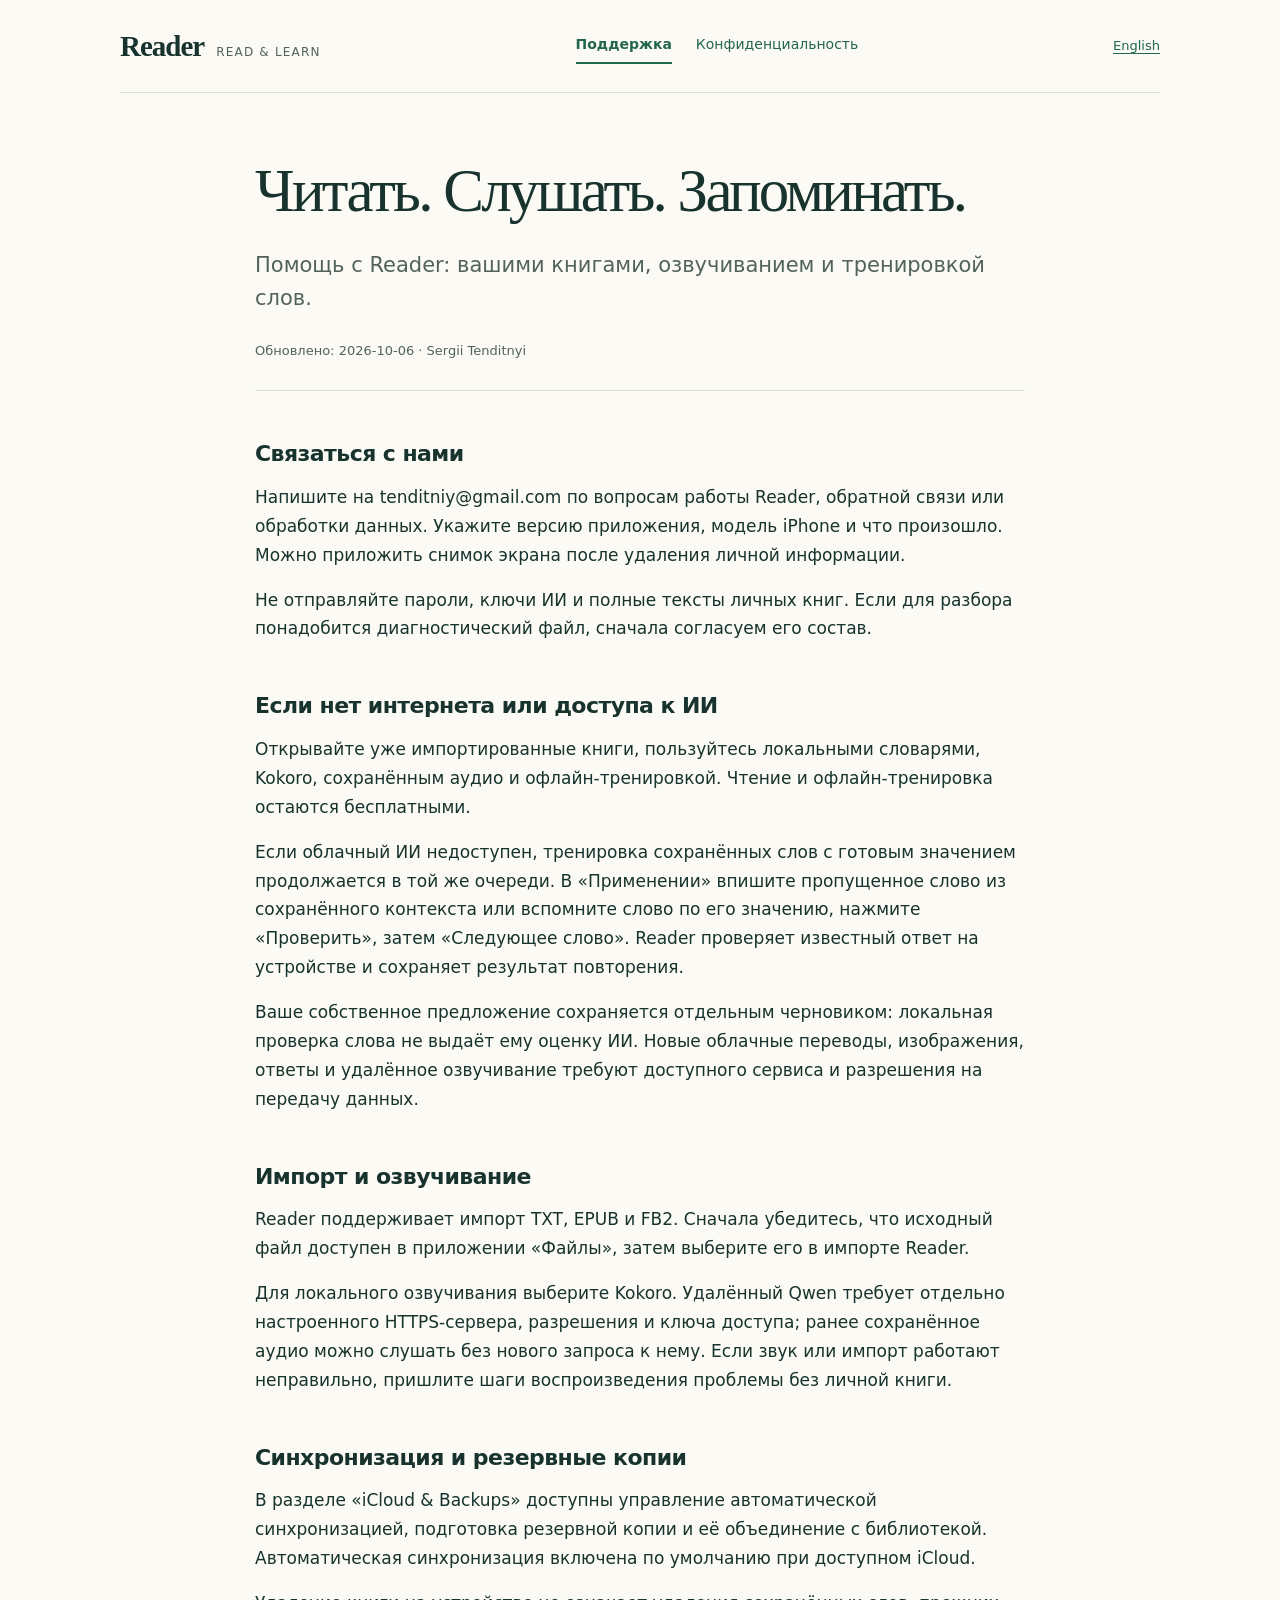
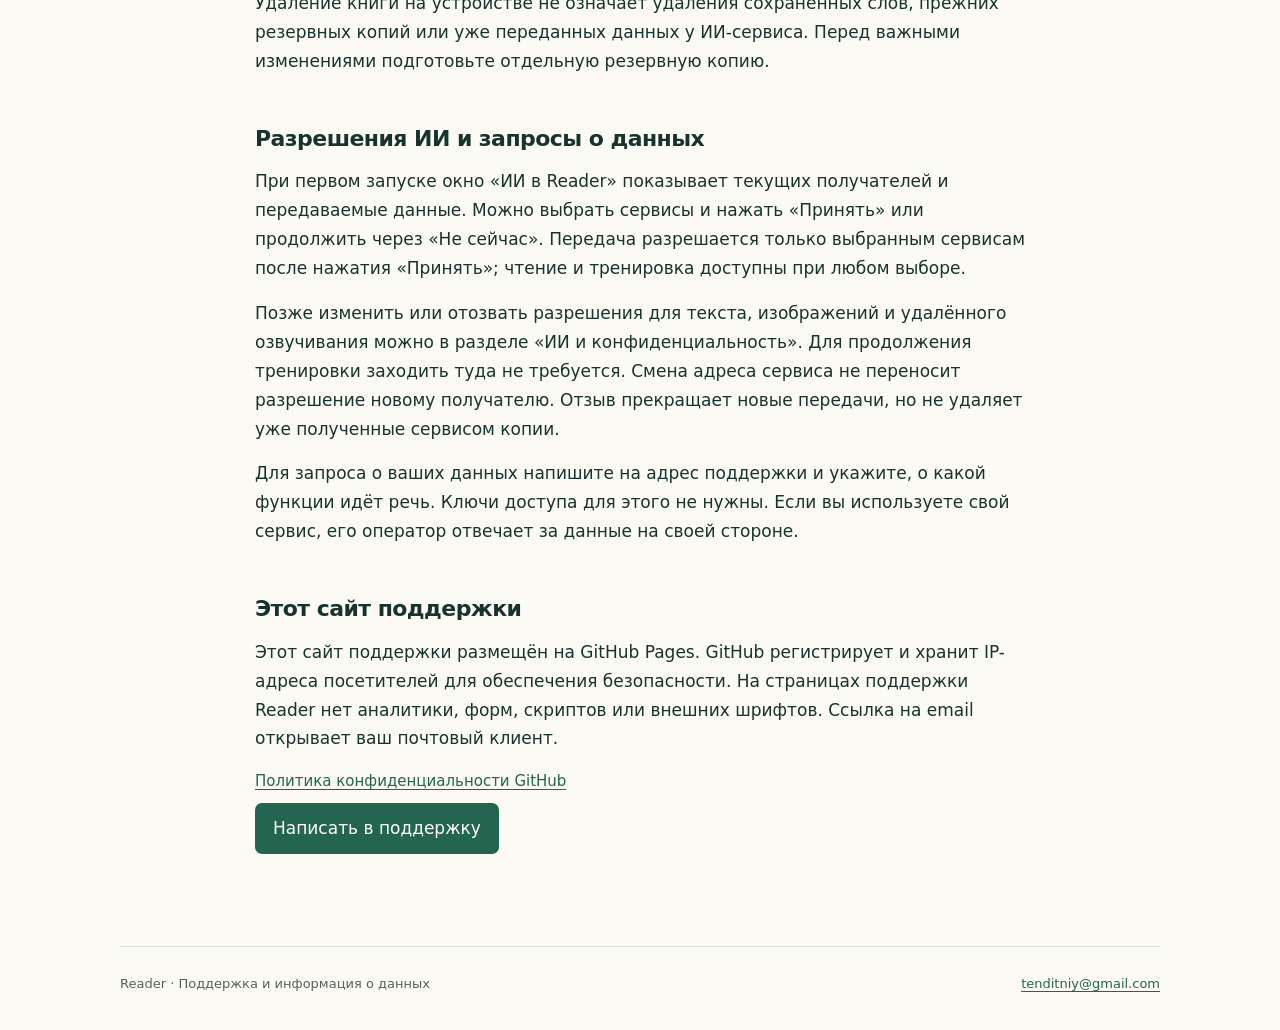
<file: index.html>
<!doctype html>
<html lang="ru">
<head>
<meta charset="utf-8">
<meta name="viewport" content="width=device-width, initial-scale=1">

<meta http-equiv="Content-Security-Policy" content="default-src 'none'; style-src 'self'; base-uri 'none'; form-action 'none'">
<meta name="referrer" content="no-referrer">
<title>Поддержка — Reader</title>
<meta name="description" content="Помощь с Reader: вашими книгами, озвучиванием и тренировкой слов.">
<link rel="stylesheet" href="style.css">
</head>
<body>
<a class="skip" href="#content">Перейти к содержанию</a>

<div class="shell">
<header>
<a class="brand" href="index.html">Reader<span>Read &amp; learn</span></a>
<nav aria-label="Reader"><a href="index.html" aria-current="page">Поддержка</a>
<a href="privacy.html">Конфиденциальность</a></nav>
<a class="language" href="index-en.html" lang="en" hreflang="en">English</a>
</header>
<main id="content">
<h1>Читать. Слушать. Запоминать.</h1>
<p class="intro">Помощь с Reader: вашими книгами, озвучиванием и тренировкой слов.</p>
<p class="meta">Обновлено: 2026-10-06 · Sergii Tenditnyi</p>
<section><h2>Связаться с нами</h2><p>Напишите на tenditniy@gmail.com по вопросам работы Reader, обратной связи или обработки данных. Укажите версию приложения, модель iPhone и что произошло. Можно приложить снимок экрана после удаления личной информации.</p><p>Не отправляйте пароли, ключи ИИ и полные тексты личных книг. Если для разбора понадобится диагностический файл, сначала согласуем его состав.</p></section><section><h2>Если нет интернета или доступа к ИИ</h2><p>Открывайте уже импортированные книги, пользуйтесь локальными словарями, Kokoro, сохранённым аудио и офлайн-тренировкой. Чтение и офлайн-тренировка остаются бесплатными.</p><p>Если облачный ИИ недоступен, тренировка сохранённых слов с готовым значением продолжается в той же очереди. В «Применении» впишите пропущенное слово из сохранённого контекста или вспомните слово по его значению, нажмите «Проверить», затем «Следующее слово». Reader проверяет известный ответ на устройстве и сохраняет результат повторения.</p><p>Ваше собственное предложение сохраняется отдельным черновиком: локальная проверка слова не выдаёт ему оценку ИИ. Новые облачные переводы, изображения, ответы и удалённое озвучивание требуют доступного сервиса и разрешения на передачу данных.</p></section><section><h2>Импорт и озвучивание</h2><p>Reader поддерживает импорт TXT, EPUB и FB2. Сначала убедитесь, что исходный файл доступен в приложении «Файлы», затем выберите его в импорте Reader.</p><p>Для локального озвучивания выберите Kokoro. Удалённый Qwen требует отдельно настроенного HTTPS-сервера, разрешения и ключа доступа; ранее сохранённое аудио можно слушать без нового запроса к нему. Если звук или импорт работают неправильно, пришлите шаги воспроизведения проблемы без личной книги.</p></section><section><h2>Синхронизация и резервные копии</h2><p>В разделе «iCloud &amp; Backups» доступны управление автоматической синхронизацией, подготовка резервной копии и её объединение с библиотекой. Автоматическая синхронизация включена по умолчанию при доступном iCloud.</p><p>Удаление книги на устройстве не означает удаления сохранённых слов, прежних резервных копий или уже переданных данных у ИИ-сервиса. Перед важными изменениями подготовьте отдельную резервную копию.</p></section><section><h2>Разрешения ИИ и запросы о данных</h2><p>При первом запуске окно «ИИ в Reader» показывает текущих получателей и передаваемые данные. Можно выбрать сервисы и нажать «Принять» или продолжить через «Не сейчас». Передача разрешается только выбранным сервисам после нажатия «Принять»; чтение и тренировка доступны при любом выборе.</p><p>Позже изменить или отозвать разрешения для текста, изображений и удалённого озвучивания можно в разделе «ИИ и конфиденциальность». Для продолжения тренировки заходить туда не требуется. Смена адреса сервиса не переносит разрешение новому получателю. Отзыв прекращает новые передачи, но не удаляет уже полученные сервисом копии.</p><p>Для запроса о ваших данных напишите на адрес поддержки и укажите, о какой функции идёт речь. Ключи доступа для этого не нужны. Если вы используете свой сервис, его оператор отвечает за данные на своей стороне.</p></section><section><h2>Этот сайт поддержки</h2><p>Этот сайт поддержки размещён на GitHub Pages. GitHub регистрирует и хранит IP-адреса посетителей для обеспечения безопасности. На страницах поддержки Reader нет аналитики, форм, скриптов или внешних шрифтов. Ссылка на email открывает ваш почтовый клиент.</p><div class="links"><a href="https://docs.github.com/en/site-policy/privacy-policies/github-general-privacy-statement" rel="noreferrer">Политика конфиденциальности GitHub</a></div></section>
<a class="contact" href="mailto:tenditniy@gmail.com">Написать в поддержку</a>
</main>
<footer><span>Reader · Поддержка и информация о данных</span><a href="mailto:tenditniy@gmail.com">tenditniy@gmail.com</a></footer>
</div>
</body>
</html>
</file>
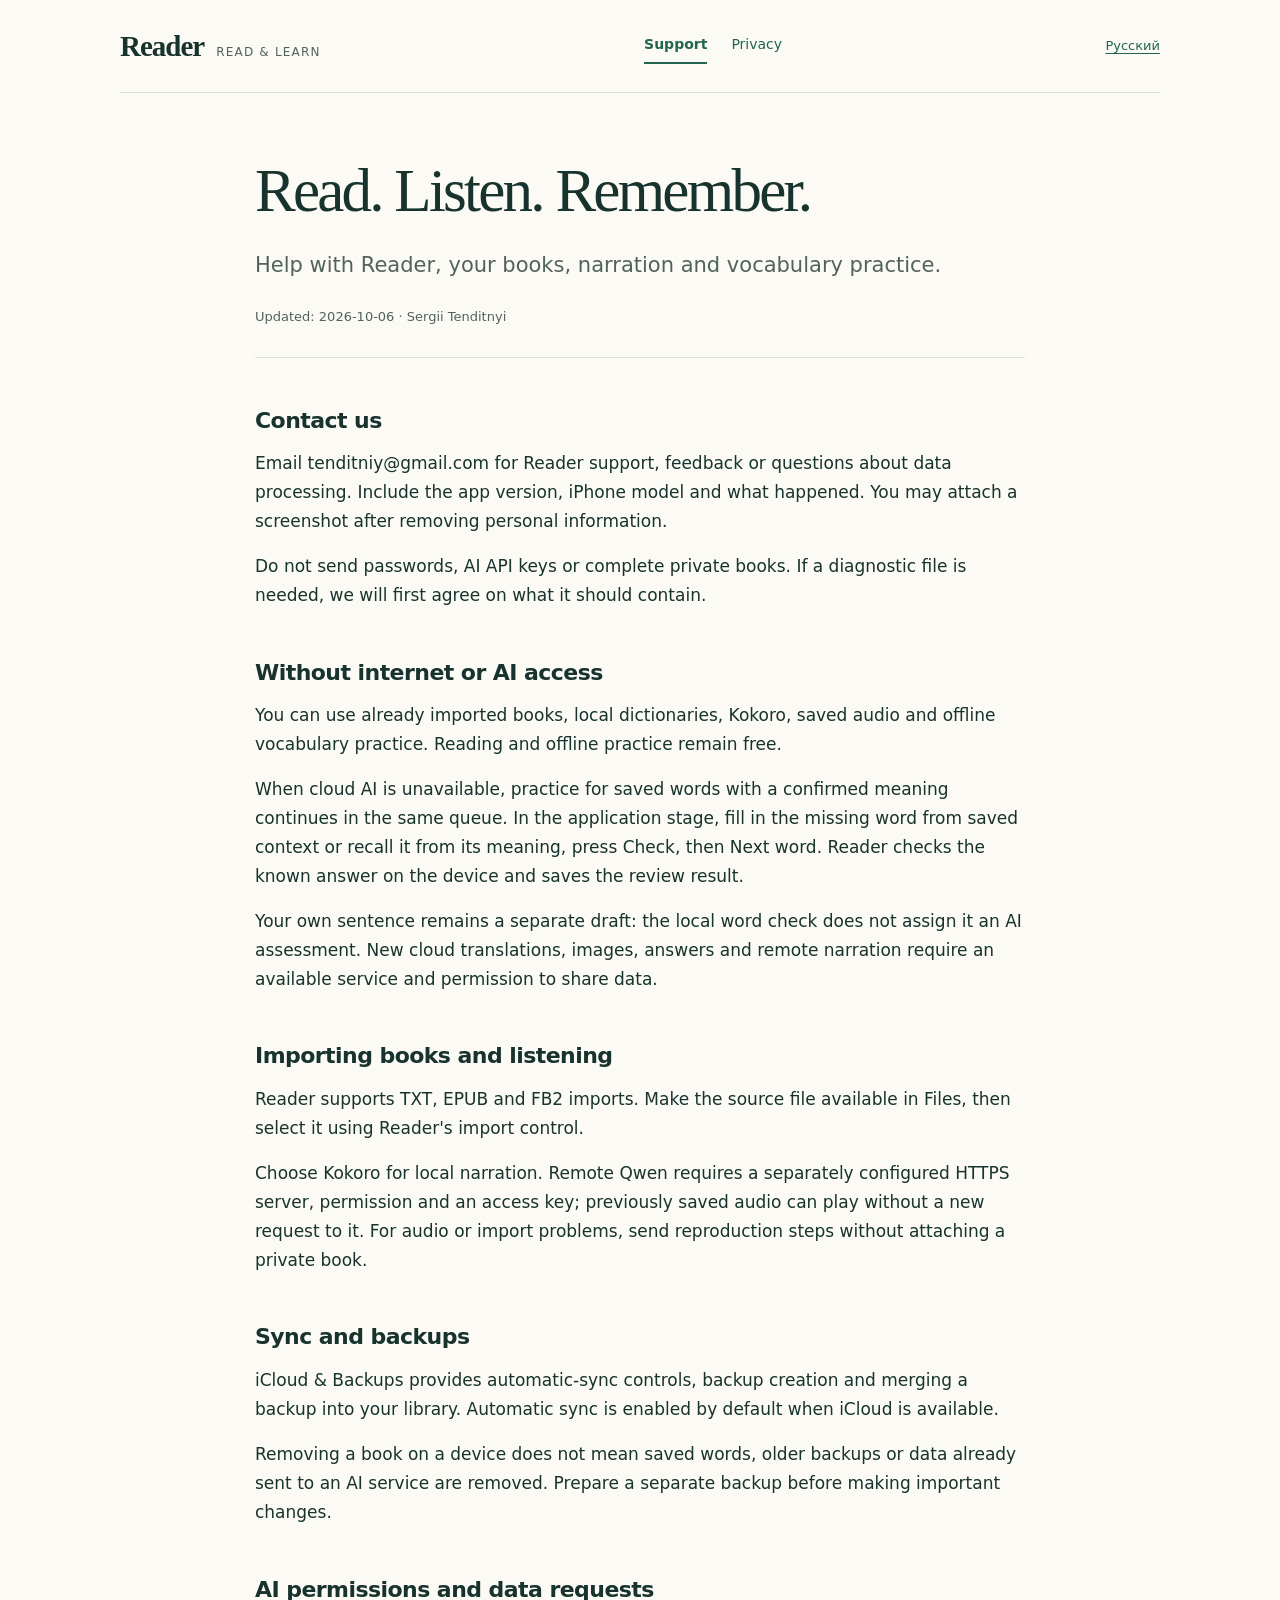
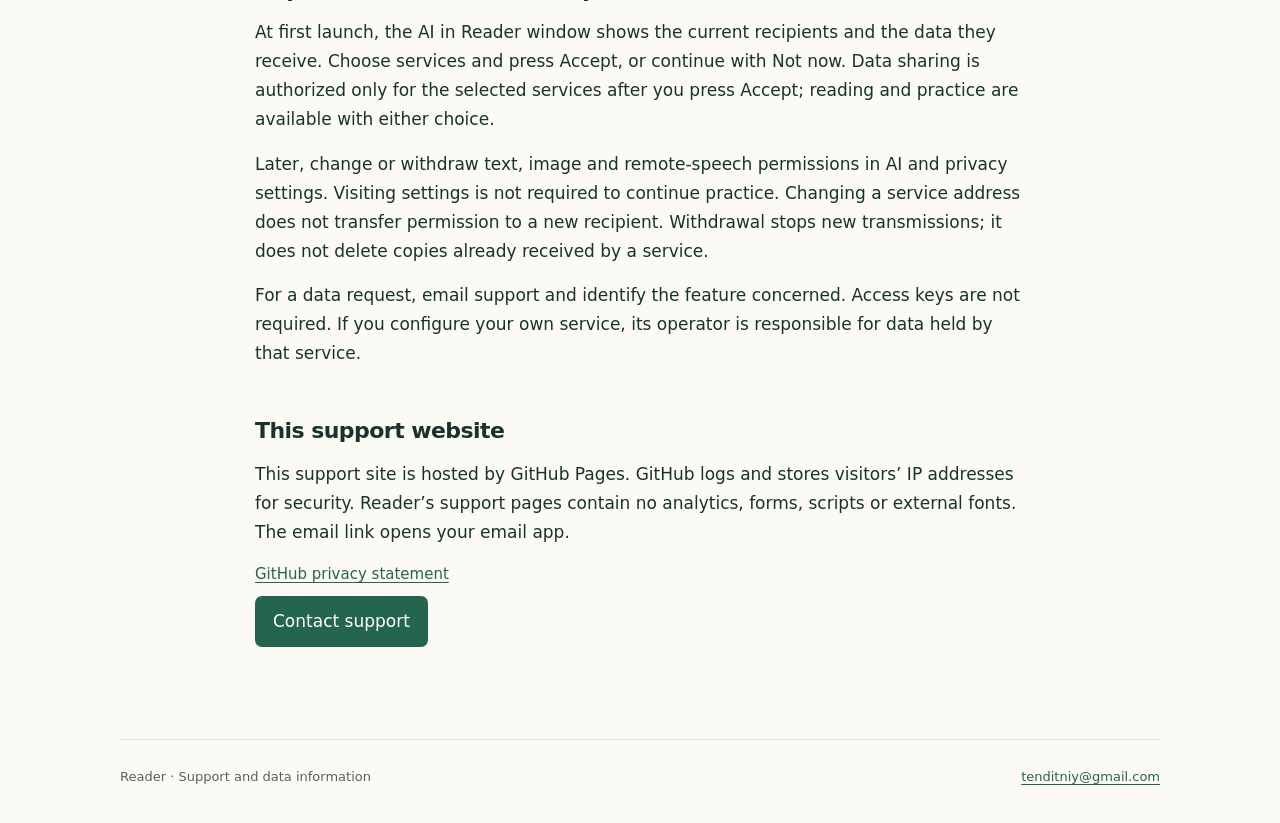
<file: index-en.html>
<!doctype html>
<html lang="en">
<head>
<meta charset="utf-8">
<meta name="viewport" content="width=device-width, initial-scale=1">

<meta http-equiv="Content-Security-Policy" content="default-src 'none'; style-src 'self'; base-uri 'none'; form-action 'none'">
<meta name="referrer" content="no-referrer">
<title>Support — Reader</title>
<meta name="description" content="Help with Reader, your books, narration and vocabulary practice.">
<link rel="stylesheet" href="style.css">
</head>
<body>
<a class="skip" href="#content">Skip to content</a>

<div class="shell">
<header>
<a class="brand" href="index-en.html">Reader<span>Read &amp; learn</span></a>
<nav aria-label="Reader"><a href="index-en.html" aria-current="page">Support</a>
<a href="privacy-en.html">Privacy</a></nav>
<a class="language" href="index.html" lang="ru" hreflang="ru">Русский</a>
</header>
<main id="content">
<h1>Read. Listen. Remember.</h1>
<p class="intro">Help with Reader, your books, narration and vocabulary practice.</p>
<p class="meta">Updated: 2026-10-06 · Sergii Tenditnyi</p>
<section><h2>Contact us</h2><p>Email tenditniy@gmail.com for Reader support, feedback or questions about data processing. Include the app version, iPhone model and what happened. You may attach a screenshot after removing personal information.</p><p>Do not send passwords, AI API keys or complete private books. If a diagnostic file is needed, we will first agree on what it should contain.</p></section><section><h2>Without internet or AI access</h2><p>You can use already imported books, local dictionaries, Kokoro, saved audio and offline vocabulary practice. Reading and offline practice remain free.</p><p>When cloud AI is unavailable, practice for saved words with a confirmed meaning continues in the same queue. In the application stage, fill in the missing word from saved context or recall it from its meaning, press Check, then Next word. Reader checks the known answer on the device and saves the review result.</p><p>Your own sentence remains a separate draft: the local word check does not assign it an AI assessment. New cloud translations, images, answers and remote narration require an available service and permission to share data.</p></section><section><h2>Importing books and listening</h2><p>Reader supports TXT, EPUB and FB2 imports. Make the source file available in Files, then select it using Reader&#x27;s import control.</p><p>Choose Kokoro for local narration. Remote Qwen requires a separately configured HTTPS server, permission and an access key; previously saved audio can play without a new request to it. For audio or import problems, send reproduction steps without attaching a private book.</p></section><section><h2>Sync and backups</h2><p>iCloud &amp; Backups provides automatic-sync controls, backup creation and merging a backup into your library. Automatic sync is enabled by default when iCloud is available.</p><p>Removing a book on a device does not mean saved words, older backups or data already sent to an AI service are removed. Prepare a separate backup before making important changes.</p></section><section><h2>AI permissions and data requests</h2><p>At first launch, the AI in Reader window shows the current recipients and the data they receive. Choose services and press Accept, or continue with Not now. Data sharing is authorized only for the selected services after you press Accept; reading and practice are available with either choice.</p><p>Later, change or withdraw text, image and remote-speech permissions in AI and privacy settings. Visiting settings is not required to continue practice. Changing a service address does not transfer permission to a new recipient. Withdrawal stops new transmissions; it does not delete copies already received by a service.</p><p>For a data request, email support and identify the feature concerned. Access keys are not required. If you configure your own service, its operator is responsible for data held by that service.</p></section><section><h2>This support website</h2><p>This support site is hosted by GitHub Pages. GitHub logs and stores visitors’ IP addresses for security. Reader’s support pages contain no analytics, forms, scripts or external fonts. The email link opens your email app.</p><div class="links"><a href="https://docs.github.com/en/site-policy/privacy-policies/github-general-privacy-statement" rel="noreferrer">GitHub privacy statement</a></div></section>
<a class="contact" href="mailto:tenditniy@gmail.com">Contact support</a>
</main>
<footer><span>Reader · Support and data information</span><a href="mailto:tenditniy@gmail.com">tenditniy@gmail.com</a></footer>
</div>
</body>
</html>
</file>
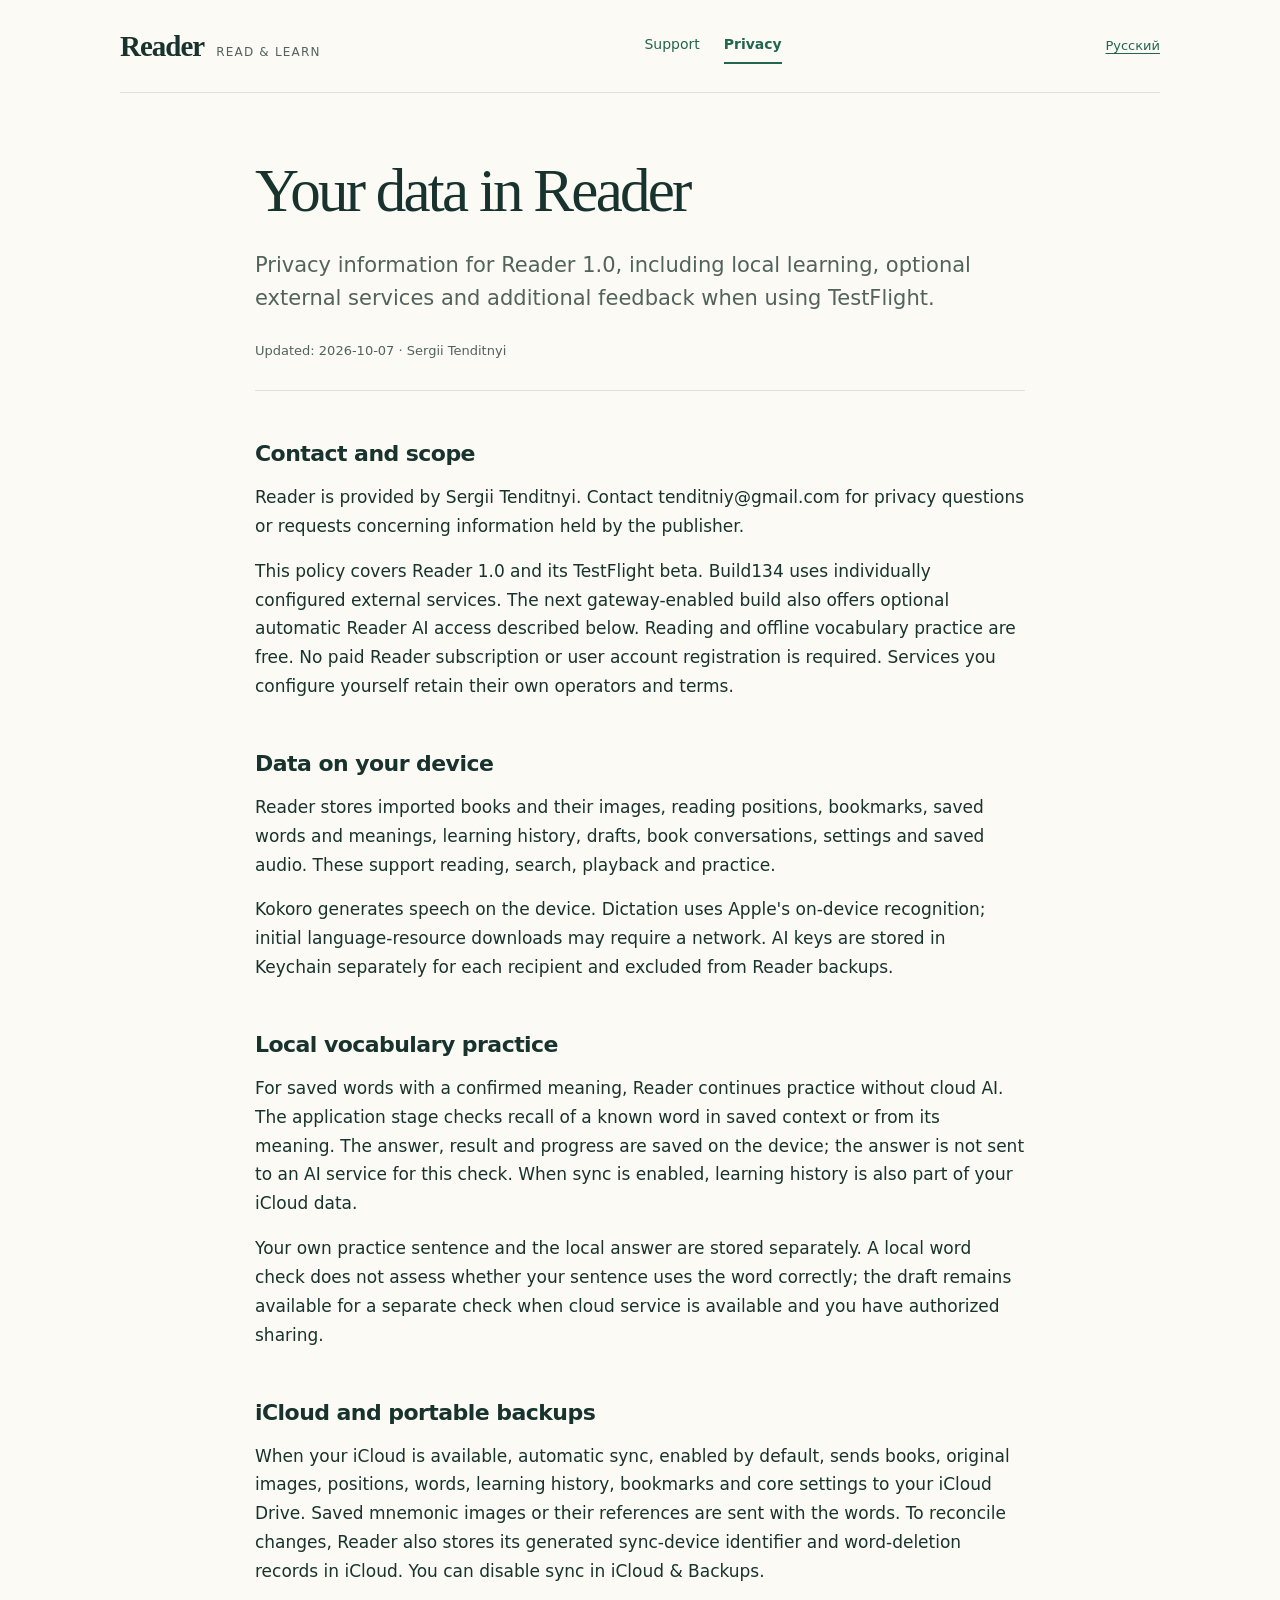
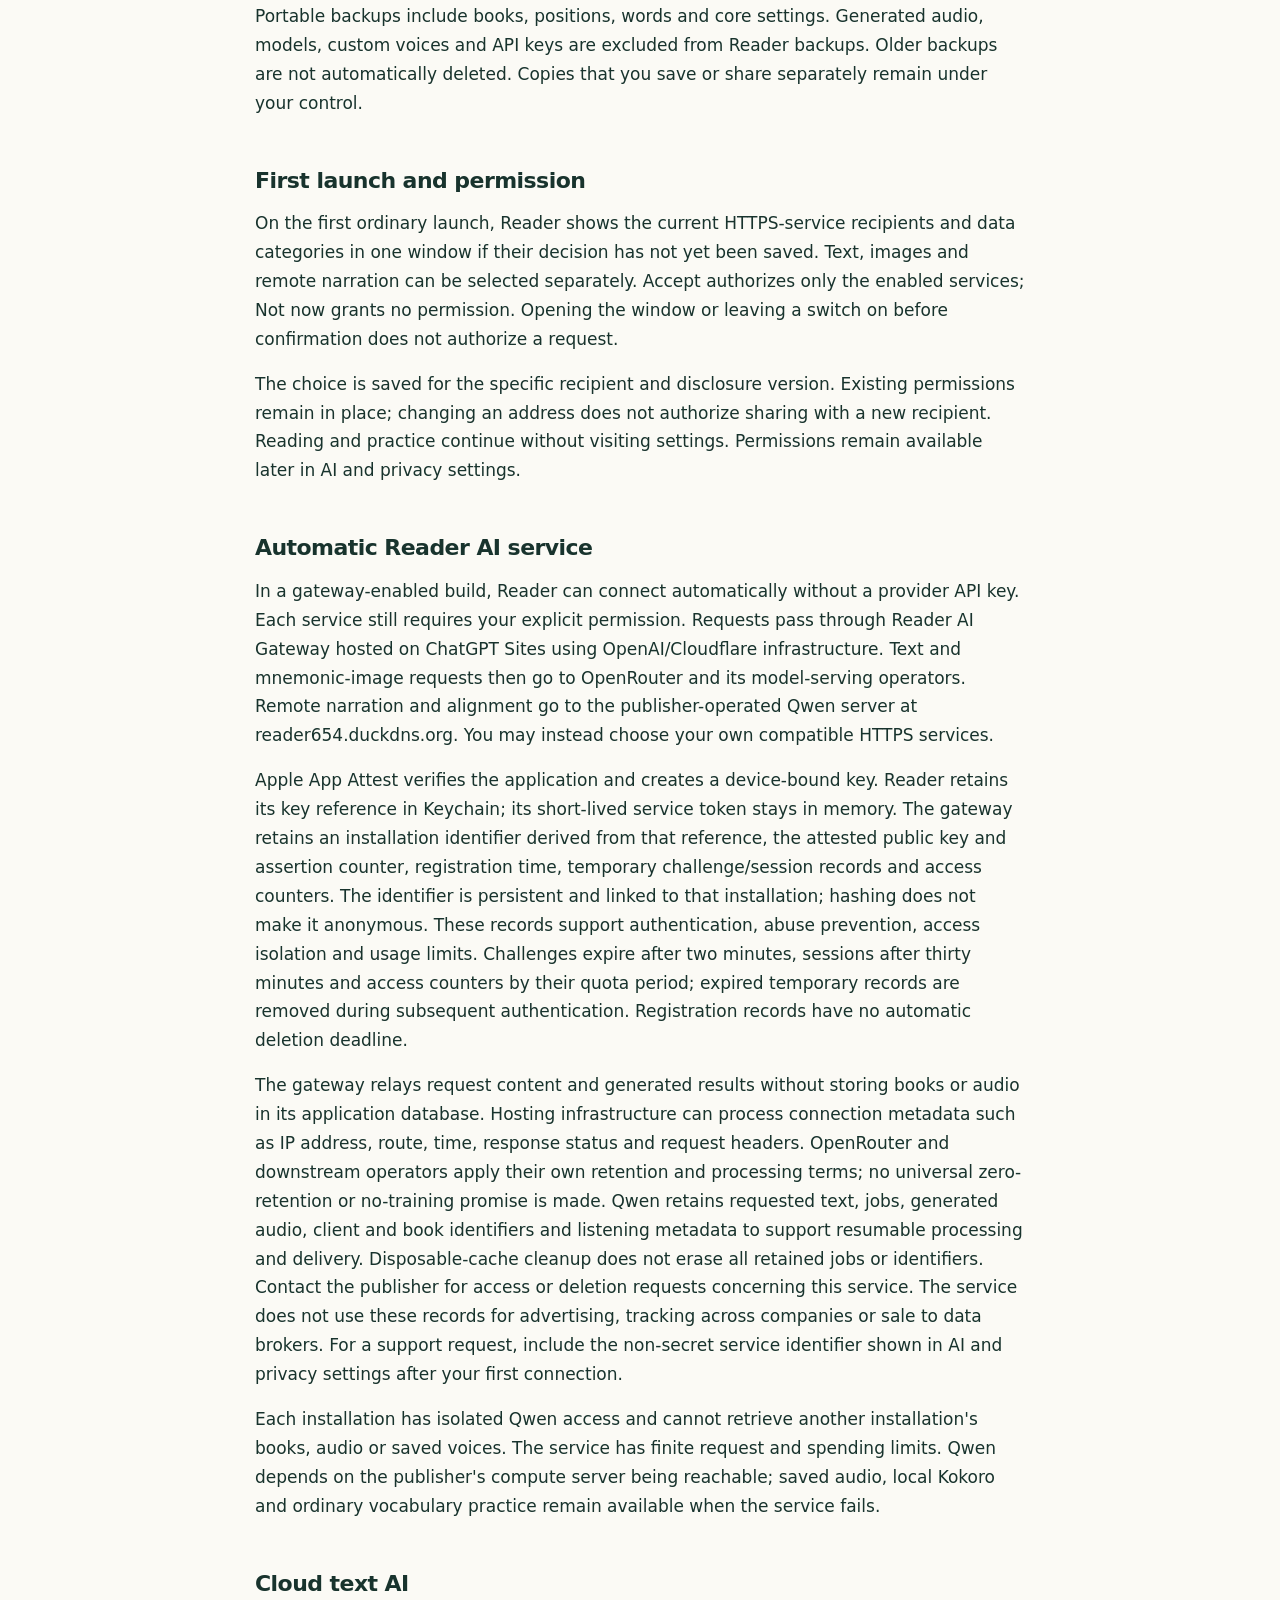
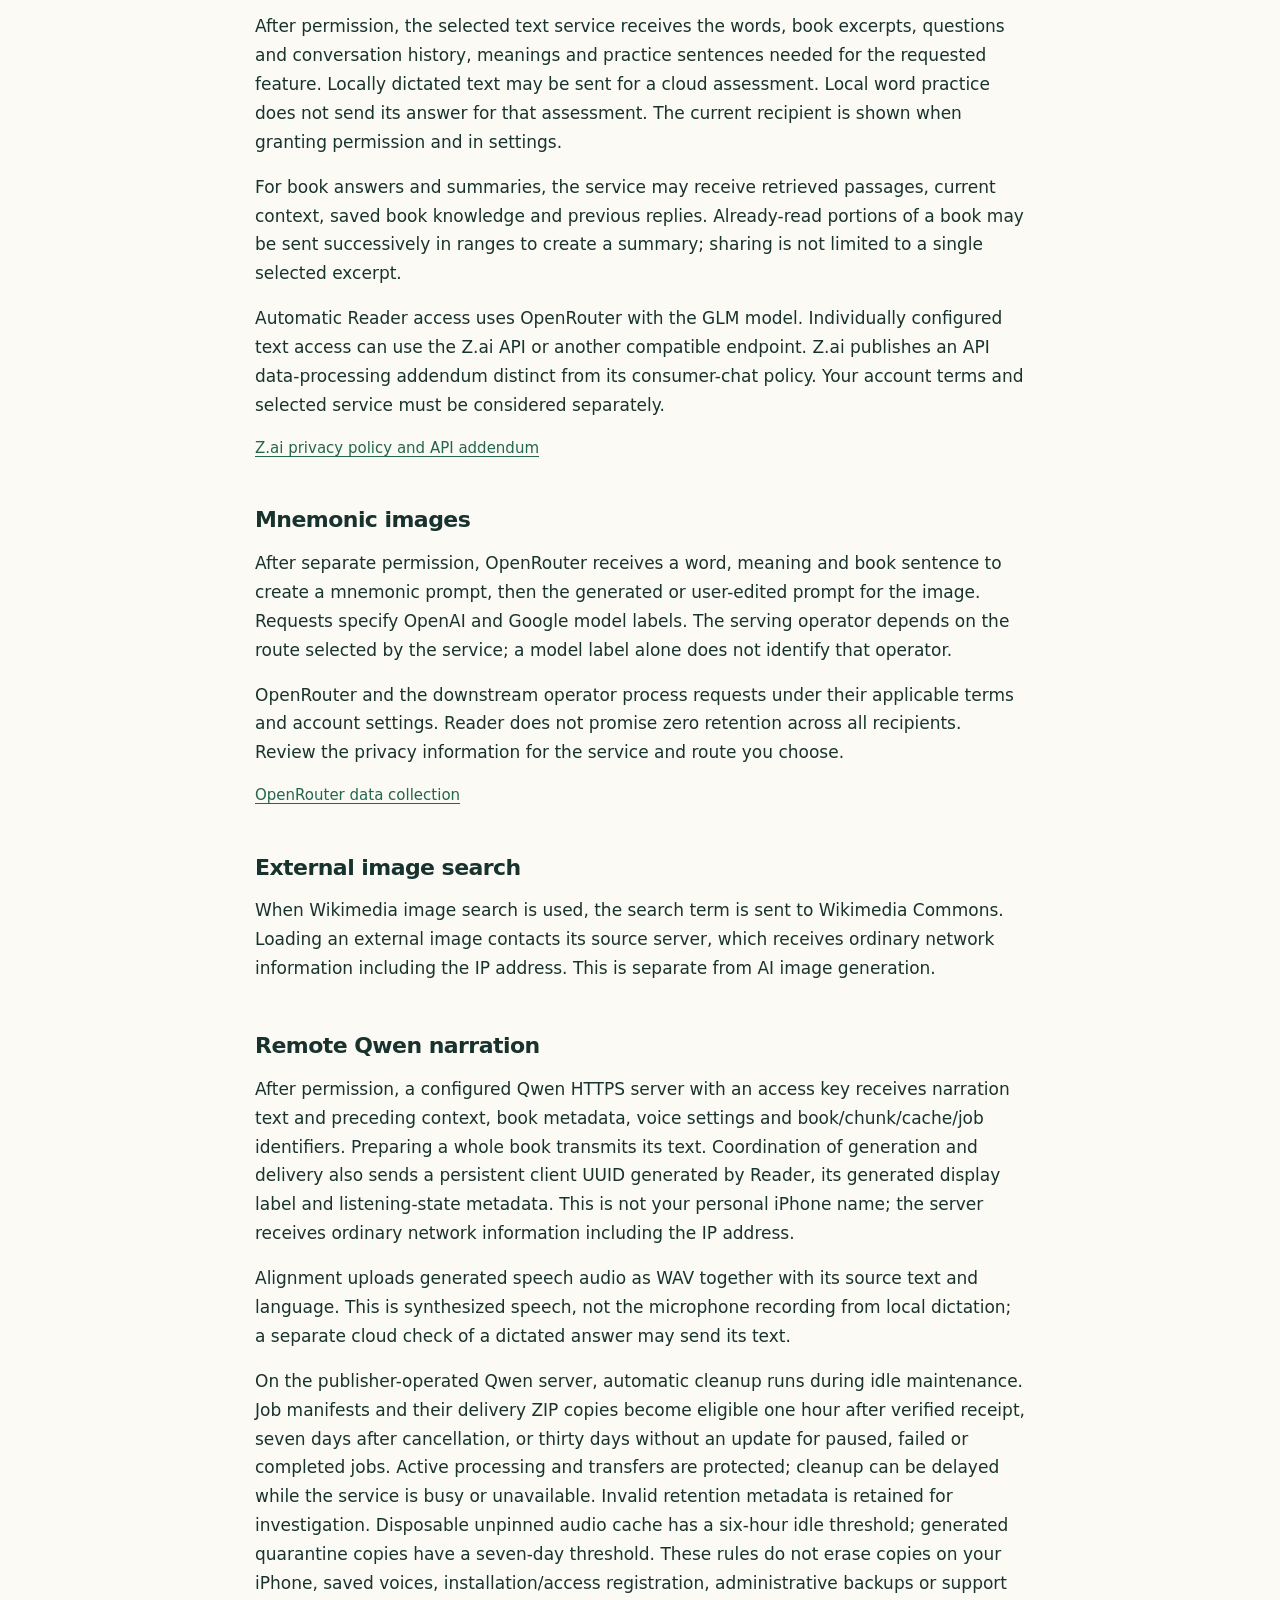
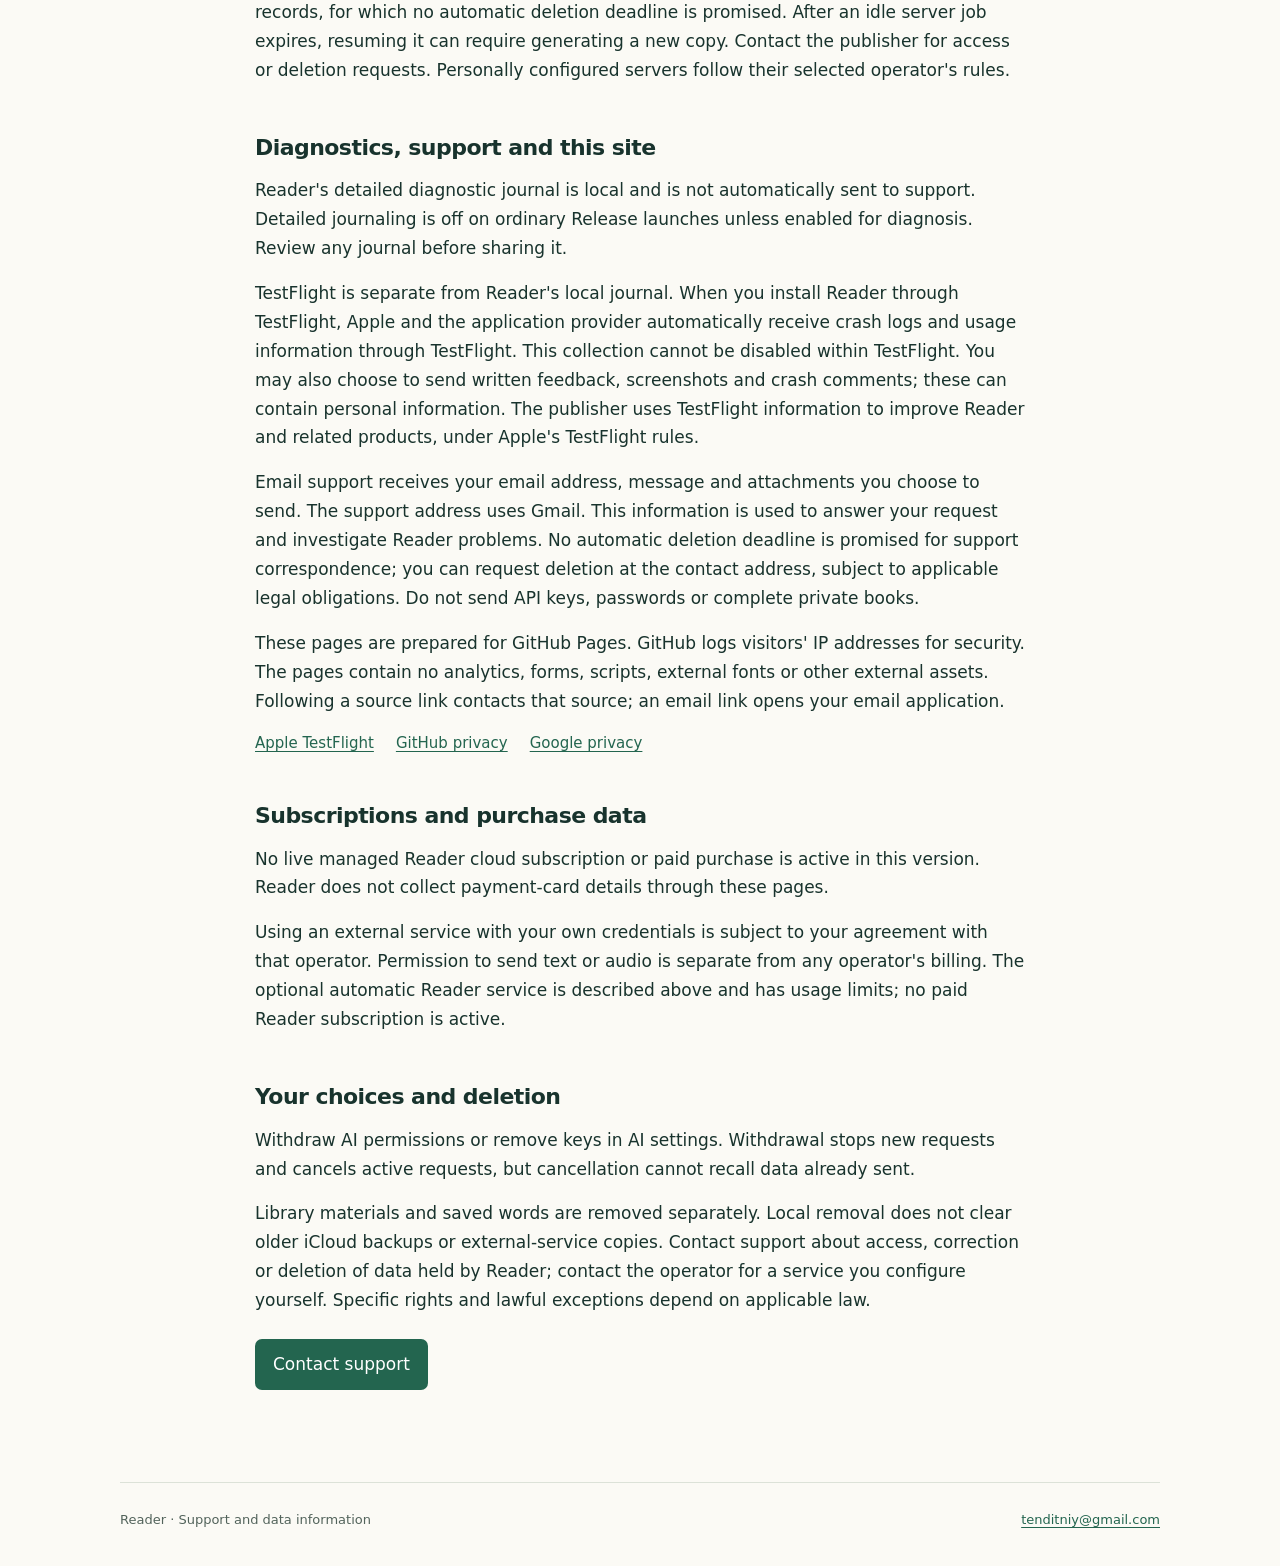
<file: privacy-en.html>
<!doctype html>
<html lang="en">
<head>
<meta charset="utf-8">
<meta name="viewport" content="width=device-width, initial-scale=1">

<meta http-equiv="Content-Security-Policy" content="default-src 'none'; style-src 'self'; base-uri 'none'; form-action 'none'">
<meta name="referrer" content="no-referrer">
<title>Privacy — Reader</title>
<meta name="description" content="Privacy information for Reader 1.0, including local learning, optional external services and additional feedback when using TestFlight.">
<link rel="stylesheet" href="style.css">
</head>
<body>
<a class="skip" href="#content">Skip to content</a>

<div class="shell">
<header>
<a class="brand" href="index-en.html">Reader<span>Read &amp; learn</span></a>
<nav aria-label="Reader"><a href="index-en.html">Support</a>
<a href="privacy-en.html" aria-current="page">Privacy</a></nav>
<a class="language" href="privacy.html" lang="ru" hreflang="ru">Русский</a>
</header>
<main id="content">
<h1>Your data in Reader</h1>
<p class="intro">Privacy information for Reader 1.0, including local learning, optional external services and additional feedback when using TestFlight.</p>
<p class="meta">Updated: 2026-10-07 · Sergii Tenditnyi</p>
<section><h2>Contact and scope</h2><p>Reader is provided by Sergii Tenditnyi. Contact tenditniy@gmail.com for privacy questions or requests concerning information held by the publisher.</p><p>This policy covers Reader 1.0 and its TestFlight beta. Build134 uses individually configured external services. The next gateway-enabled build also offers optional automatic Reader AI access described below. Reading and offline vocabulary practice are free. No paid Reader subscription or user account registration is required. Services you configure yourself retain their own operators and terms.</p></section><section><h2>Data on your device</h2><p>Reader stores imported books and their images, reading positions, bookmarks, saved words and meanings, learning history, drafts, book conversations, settings and saved audio. These support reading, search, playback and practice.</p><p>Kokoro generates speech on the device. Dictation uses Apple&#x27;s on-device recognition; initial language-resource downloads may require a network. AI keys are stored in Keychain separately for each recipient and excluded from Reader backups.</p></section><section><h2>Local vocabulary practice</h2><p>For saved words with a confirmed meaning, Reader continues practice without cloud AI. The application stage checks recall of a known word in saved context or from its meaning. The answer, result and progress are saved on the device; the answer is not sent to an AI service for this check. When sync is enabled, learning history is also part of your iCloud data.</p><p>Your own practice sentence and the local answer are stored separately. A local word check does not assess whether your sentence uses the word correctly; the draft remains available for a separate check when cloud service is available and you have authorized sharing.</p></section><section><h2>iCloud and portable backups</h2><p>When your iCloud is available, automatic sync, enabled by default, sends books, original images, positions, words, learning history, bookmarks and core settings to your iCloud Drive. Saved mnemonic images or their references are sent with the words. To reconcile changes, Reader also stores its generated sync-device identifier and word-deletion records in iCloud. You can disable sync in iCloud &amp; Backups.</p><p>Portable backups include books, positions, words and core settings. Generated audio, models, custom voices and API keys are excluded from Reader backups. Older backups are not automatically deleted. Copies that you save or share separately remain under your control.</p></section><section><h2>First launch and permission</h2><p>On the first ordinary launch, Reader shows the current HTTPS-service recipients and data categories in one window if their decision has not yet been saved. Text, images and remote narration can be selected separately. Accept authorizes only the enabled services; Not now grants no permission. Opening the window or leaving a switch on before confirmation does not authorize a request.</p><p>The choice is saved for the specific recipient and disclosure version. Existing permissions remain in place; changing an address does not authorize sharing with a new recipient. Reading and practice continue without visiting settings. Permissions remain available later in AI and privacy settings.</p></section><section><h2>Automatic Reader AI service</h2><p>In a gateway-enabled build, Reader can connect automatically without a provider API key. Each service still requires your explicit permission. Requests pass through Reader AI Gateway hosted on ChatGPT Sites using OpenAI/Cloudflare infrastructure. Text and mnemonic-image requests then go to OpenRouter and its model-serving operators. Remote narration and alignment go to the publisher-operated Qwen server at reader654.duckdns.org. You may instead choose your own compatible HTTPS services.</p><p>Apple App Attest verifies the application and creates a device-bound key. Reader retains its key reference in Keychain; its short-lived service token stays in memory. The gateway retains an installation identifier derived from that reference, the attested public key and assertion counter, registration time, temporary challenge/session records and access counters. The identifier is persistent and linked to that installation; hashing does not make it anonymous. These records support authentication, abuse prevention, access isolation and usage limits. Challenges expire after two minutes, sessions after thirty minutes and access counters by their quota period; expired temporary records are removed during subsequent authentication. Registration records have no automatic deletion deadline.</p><p>The gateway relays request content and generated results without storing books or audio in its application database. Hosting infrastructure can process connection metadata such as IP address, route, time, response status and request headers. OpenRouter and downstream operators apply their own retention and processing terms; no universal zero-retention or no-training promise is made. Qwen retains requested text, jobs, generated audio, client and book identifiers and listening metadata to support resumable processing and delivery. Disposable-cache cleanup does not erase all retained jobs or identifiers. Contact the publisher for access or deletion requests concerning this service. The service does not use these records for advertising, tracking across companies or sale to data brokers. For a support request, include the non-secret service identifier shown in AI and privacy settings after your first connection.</p><p>Each installation has isolated Qwen access and cannot retrieve another installation&#x27;s books, audio or saved voices. The service has finite request and spending limits. Qwen depends on the publisher&#x27;s compute server being reachable; saved audio, local Kokoro and ordinary vocabulary practice remain available when the service fails.</p></section><section><h2>Cloud text AI</h2><p>After permission, the selected text service receives the words, book excerpts, questions and conversation history, meanings and practice sentences needed for the requested feature. Locally dictated text may be sent for a cloud assessment. Local word practice does not send its answer for that assessment. The current recipient is shown when granting permission and in settings.</p><p>For book answers and summaries, the service may receive retrieved passages, current context, saved book knowledge and previous replies. Already-read portions of a book may be sent successively in ranges to create a summary; sharing is not limited to a single selected excerpt.</p><p>Automatic Reader access uses OpenRouter with the GLM model. Individually configured text access can use the Z.ai API or another compatible endpoint. Z.ai publishes an API data-processing addendum distinct from its consumer-chat policy. Your account terms and selected service must be considered separately.</p><div class="links"><a href="https://chat.z.ai/legal-agreement/privacy-policy" rel="noreferrer">Z.ai privacy policy and API addendum</a></div></section><section><h2>Mnemonic images</h2><p>After separate permission, OpenRouter receives a word, meaning and book sentence to create a mnemonic prompt, then the generated or user-edited prompt for the image. Requests specify OpenAI and Google model labels. The serving operator depends on the route selected by the service; a model label alone does not identify that operator.</p><p>OpenRouter and the downstream operator process requests under their applicable terms and account settings. Reader does not promise zero retention across all recipients. Review the privacy information for the service and route you choose.</p><div class="links"><a href="https://openrouter.ai/docs/guides/privacy/data-collection" rel="noreferrer">OpenRouter data collection</a></div></section><section><h2>External image search</h2><p>When Wikimedia image search is used, the search term is sent to Wikimedia Commons. Loading an external image contacts its source server, which receives ordinary network information including the IP address. This is separate from AI image generation.</p></section><section><h2>Remote Qwen narration</h2><p>After permission, a configured Qwen HTTPS server with an access key receives narration text and preceding context, book metadata, voice settings and book/chunk/cache/job identifiers. Preparing a whole book transmits its text. Coordination of generation and delivery also sends a persistent client UUID generated by Reader, its generated display label and listening-state metadata. This is not your personal iPhone name; the server receives ordinary network information including the IP address.</p><p>Alignment uploads generated speech audio as WAV together with its source text and language. This is synthesized speech, not the microphone recording from local dictation; a separate cloud check of a dictated answer may send its text.</p><p>On the publisher-operated Qwen server, automatic cleanup runs during idle maintenance. Job manifests and their delivery ZIP copies become eligible one hour after verified receipt, seven days after cancellation, or thirty days without an update for paused, failed or completed jobs. Active processing and transfers are protected; cleanup can be delayed while the service is busy or unavailable. Invalid retention metadata is retained for investigation. Disposable unpinned audio cache has a six-hour idle threshold; generated quarantine copies have a seven-day threshold. These rules do not erase copies on your iPhone, saved voices, installation/access registration, administrative backups or support records, for which no automatic deletion deadline is promised. After an idle server job expires, resuming it can require generating a new copy. Contact the publisher for access or deletion requests. Personally configured servers follow their selected operator&#x27;s rules.</p></section><section><h2>Diagnostics, support and this site</h2><p>Reader&#x27;s detailed diagnostic journal is local and is not automatically sent to support. Detailed journaling is off on ordinary Release launches unless enabled for diagnosis. Review any journal before sharing it.</p><p>TestFlight is separate from Reader&#x27;s local journal. When you install Reader through TestFlight, Apple and the application provider automatically receive crash logs and usage information through TestFlight. This collection cannot be disabled within TestFlight. You may also choose to send written feedback, screenshots and crash comments; these can contain personal information. The publisher uses TestFlight information to improve Reader and related products, under Apple&#x27;s TestFlight rules.</p><p>Email support receives your email address, message and attachments you choose to send. The support address uses Gmail. This information is used to answer your request and investigate Reader problems. No automatic deletion deadline is promised for support correspondence; you can request deletion at the contact address, subject to applicable legal obligations. Do not send API keys, passwords or complete private books.</p><p>These pages are prepared for GitHub Pages. GitHub logs visitors&#x27; IP addresses for security. The pages contain no analytics, forms, scripts, external fonts or other external assets. Following a source link contacts that source; an email link opens your email application.</p><div class="links"><a href="https://www.apple.com/legal/internet-services/itunes/testflight/" rel="noreferrer">Apple TestFlight</a><a href="https://docs.github.com/en/site-policy/privacy-policies/github-general-privacy-statement" rel="noreferrer">GitHub privacy</a><a href="https://policies.google.com/privacy" rel="noreferrer">Google privacy</a></div></section><section><h2>Subscriptions and purchase data</h2><p>No live managed Reader cloud subscription or paid purchase is active in this version. Reader does not collect payment-card details through these pages.</p><p>Using an external service with your own credentials is subject to your agreement with that operator. Permission to send text or audio is separate from any operator&#x27;s billing. The optional automatic Reader service is described above and has usage limits; no paid Reader subscription is active.</p></section><section><h2>Your choices and deletion</h2><p>Withdraw AI permissions or remove keys in AI settings. Withdrawal stops new requests and cancels active requests, but cancellation cannot recall data already sent.</p><p>Library materials and saved words are removed separately. Local removal does not clear older iCloud backups or external-service copies. Contact support about access, correction or deletion of data held by Reader; contact the operator for a service you configure yourself. Specific rights and lawful exceptions depend on applicable law.</p></section>
<a class="contact" href="mailto:tenditniy@gmail.com">Contact support</a>
</main>
<footer><span>Reader · Support and data information</span><a href="mailto:tenditniy@gmail.com">tenditniy@gmail.com</a></footer>
</div>
</body>
</html>
</file>
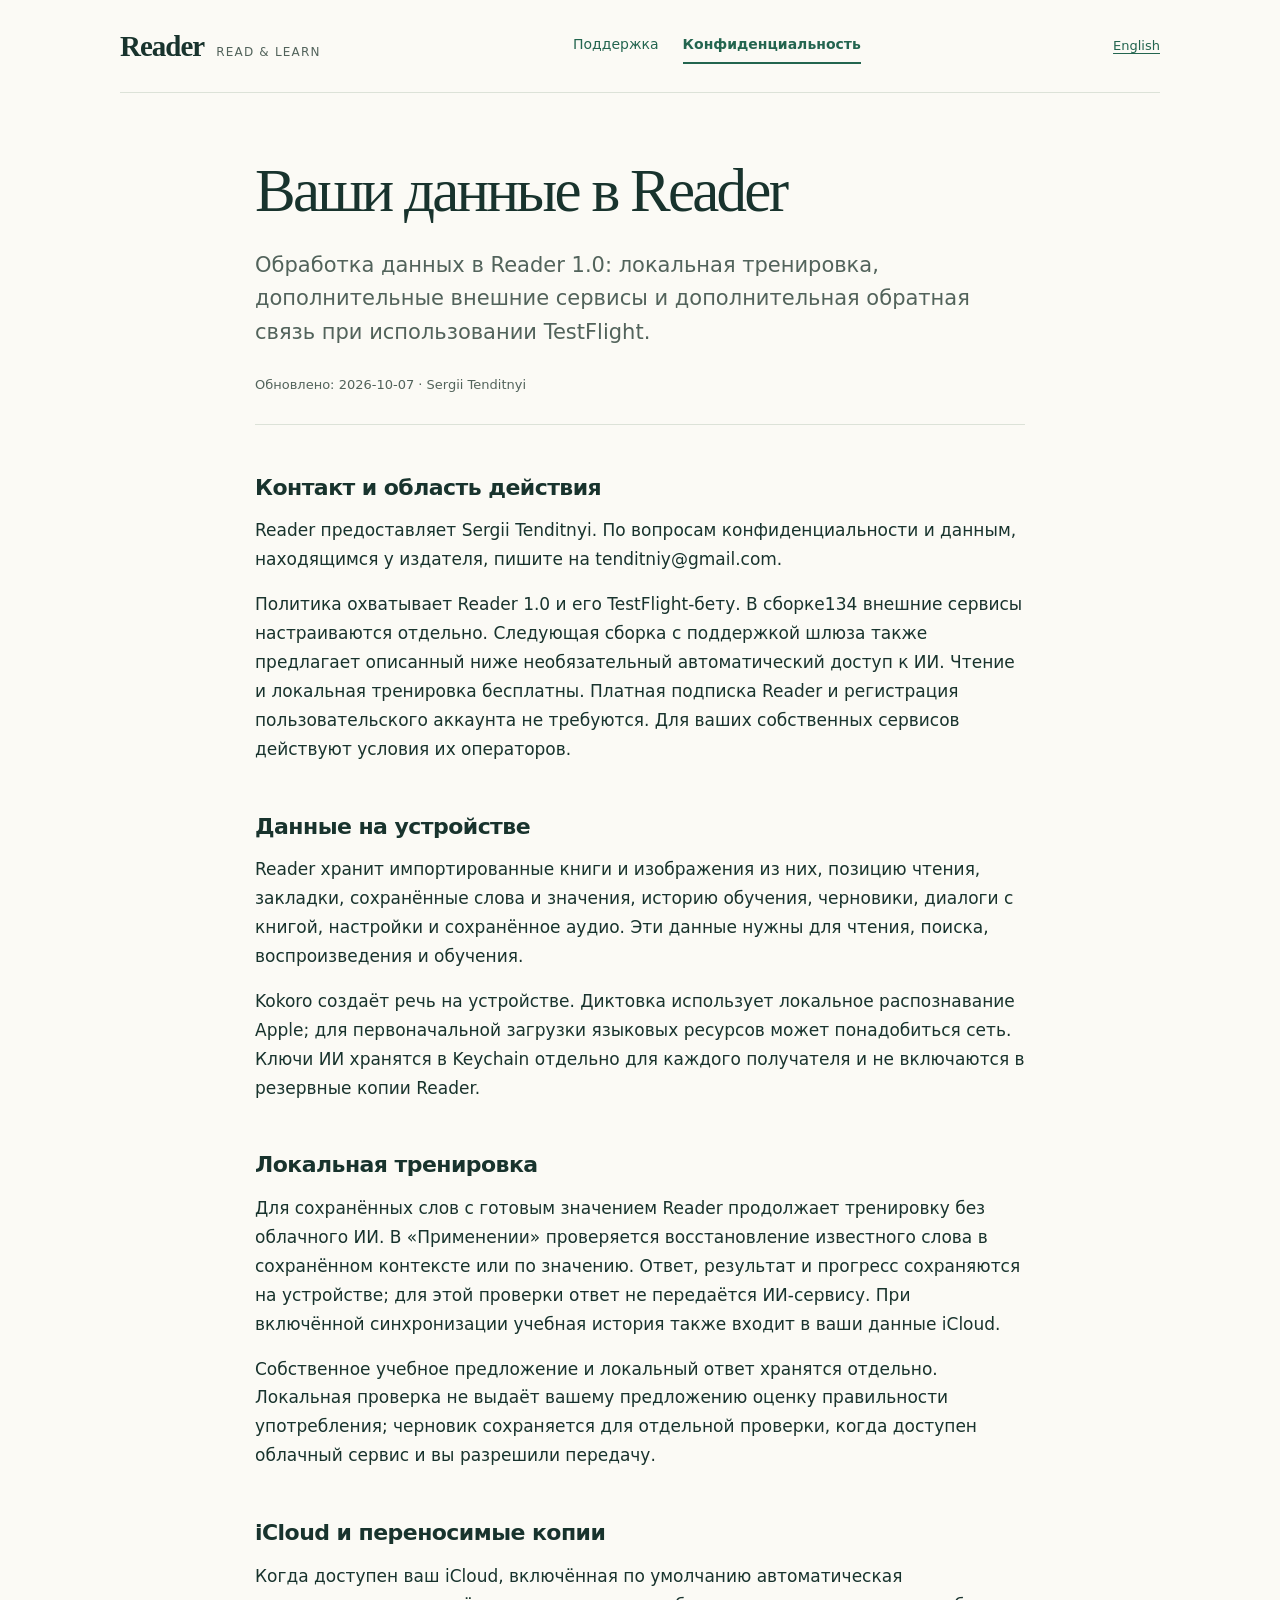
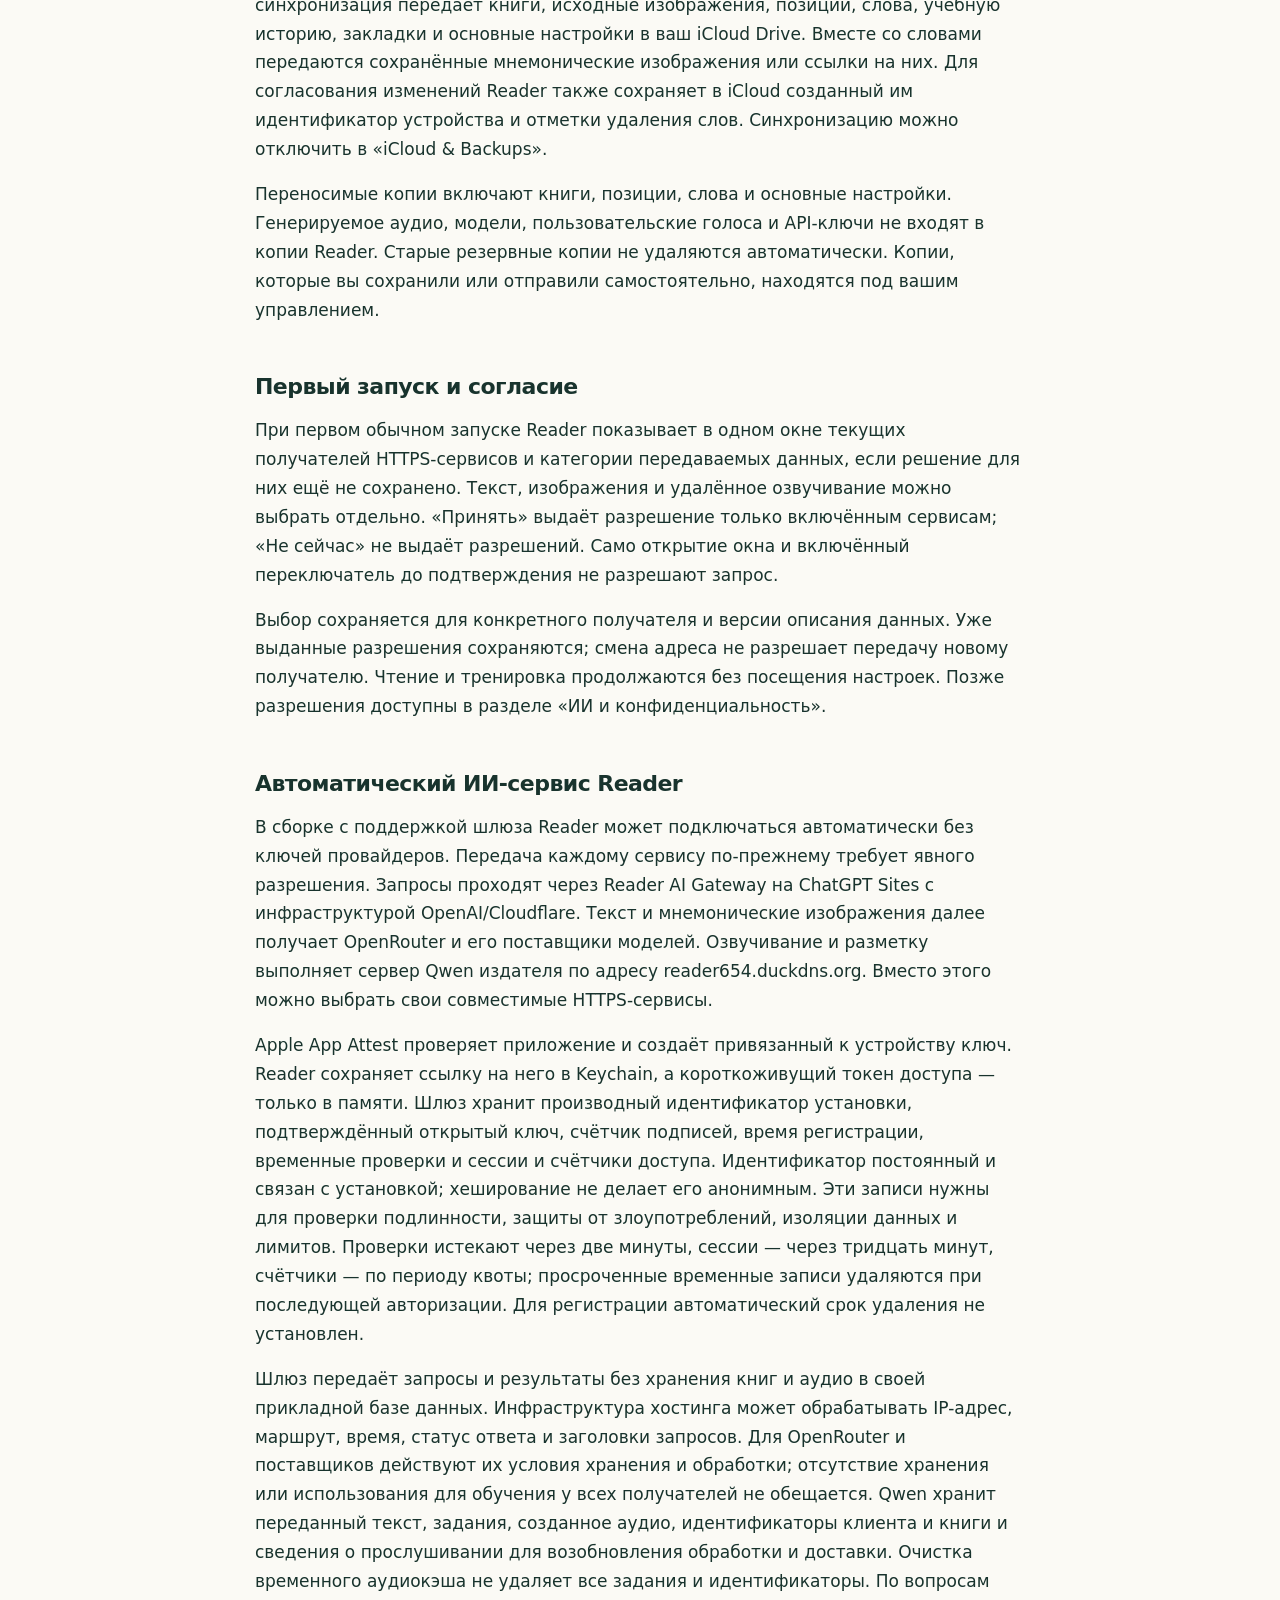
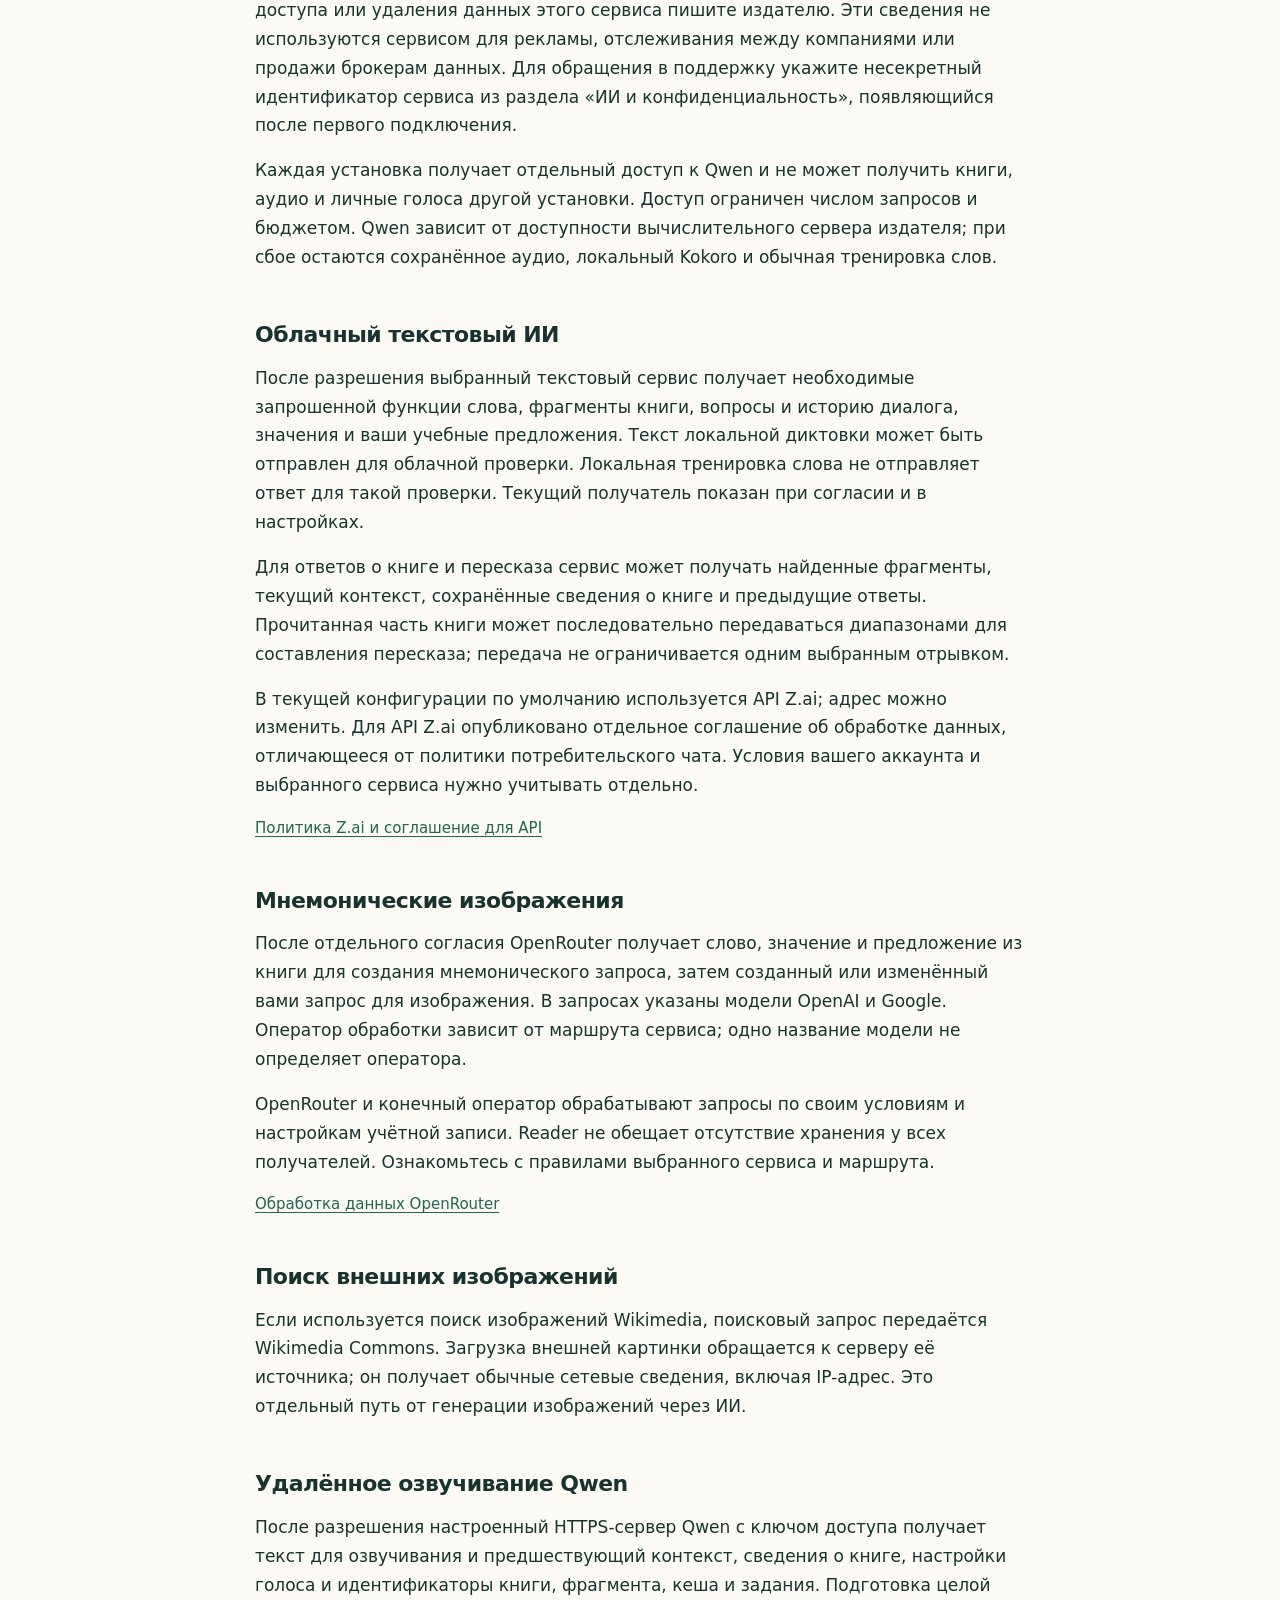
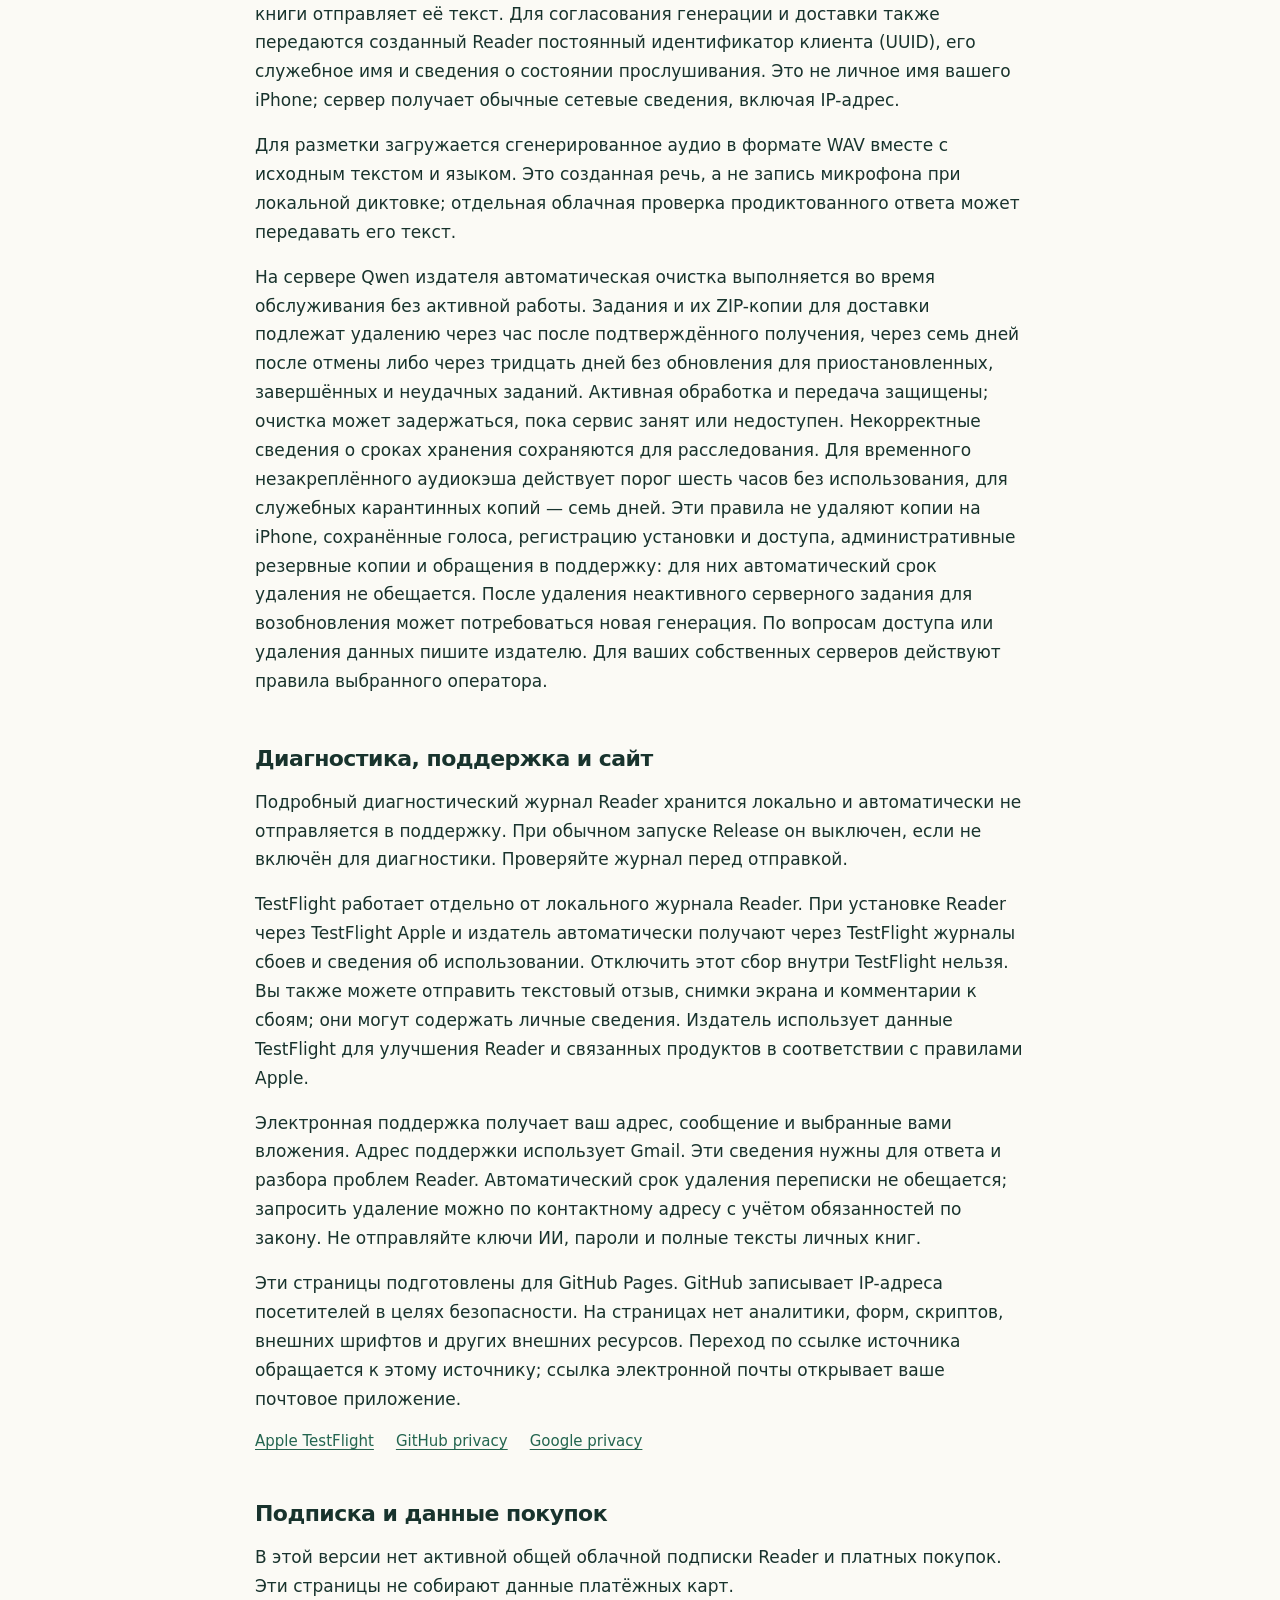
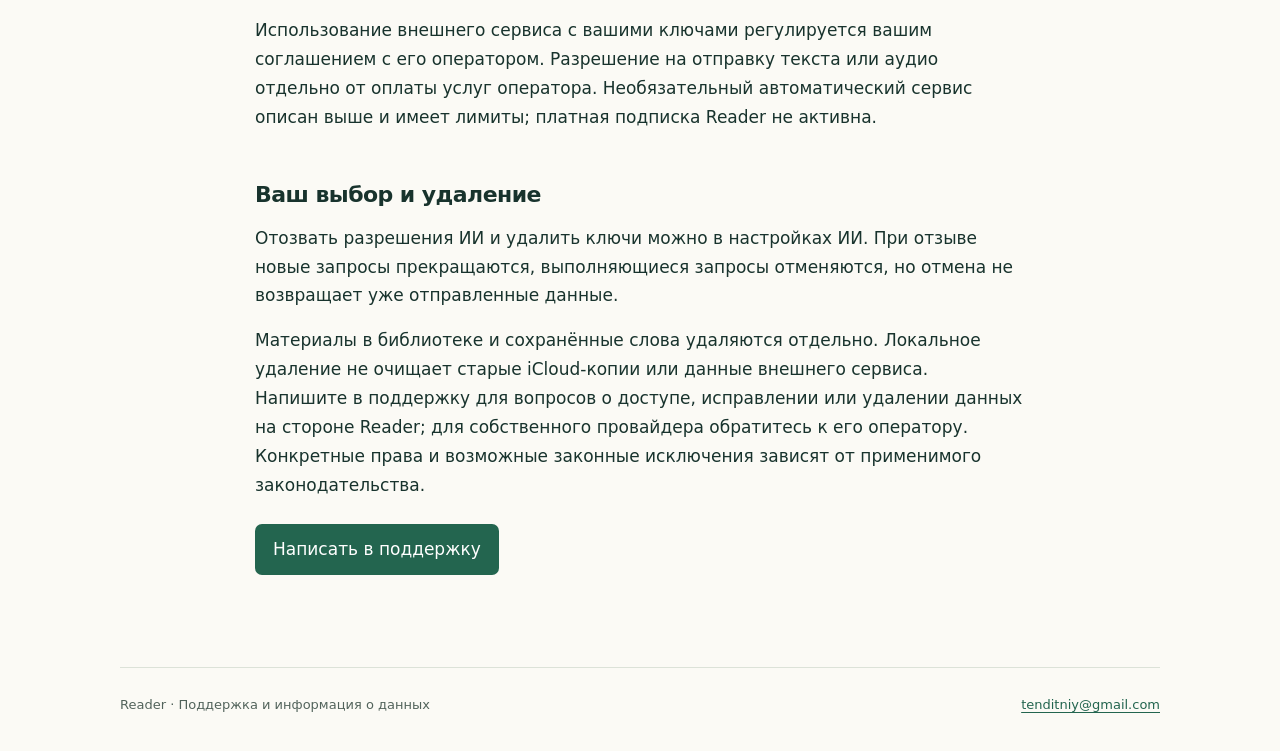
<file: privacy.html>
<!doctype html>
<html lang="ru">
<head>
<meta charset="utf-8">
<meta name="viewport" content="width=device-width, initial-scale=1">

<meta http-equiv="Content-Security-Policy" content="default-src 'none'; style-src 'self'; base-uri 'none'; form-action 'none'">
<meta name="referrer" content="no-referrer">
<title>Конфиденциальность — Reader</title>
<meta name="description" content="Обработка данных в Reader 1.0: локальная тренировка, дополнительные внешние сервисы и дополнительная обратная связь при использовании TestFlight.">
<link rel="stylesheet" href="style.css">
</head>
<body>
<a class="skip" href="#content">Перейти к содержанию</a>

<div class="shell">
<header>
<a class="brand" href="index.html">Reader<span>Read &amp; learn</span></a>
<nav aria-label="Reader"><a href="index.html">Поддержка</a>
<a href="privacy.html" aria-current="page">Конфиденциальность</a></nav>
<a class="language" href="privacy-en.html" lang="en" hreflang="en">English</a>
</header>
<main id="content">
<h1>Ваши данные в Reader</h1>
<p class="intro">Обработка данных в Reader 1.0: локальная тренировка, дополнительные внешние сервисы и дополнительная обратная связь при использовании TestFlight.</p>
<p class="meta">Обновлено: 2026-10-07 · Sergii Tenditnyi</p>
<section><h2>Контакт и область действия</h2><p>Reader предоставляет Sergii Tenditnyi. По вопросам конфиденциальности и данным, находящимся у издателя, пишите на tenditniy@gmail.com.</p><p>Политика охватывает Reader 1.0 и его TestFlight-бету. В сборке134 внешние сервисы настраиваются отдельно. Следующая сборка с поддержкой шлюза также предлагает описанный ниже необязательный автоматический доступ к ИИ. Чтение и локальная тренировка бесплатны. Платная подписка Reader и регистрация пользовательского аккаунта не требуются. Для ваших собственных сервисов действуют условия их операторов.</p></section><section><h2>Данные на устройстве</h2><p>Reader хранит импортированные книги и изображения из них, позицию чтения, закладки, сохранённые слова и значения, историю обучения, черновики, диалоги с книгой, настройки и сохранённое аудио. Эти данные нужны для чтения, поиска, воспроизведения и обучения.</p><p>Kokoro создаёт речь на устройстве. Диктовка использует локальное распознавание Apple; для первоначальной загрузки языковых ресурсов может понадобиться сеть. Ключи ИИ хранятся в Keychain отдельно для каждого получателя и не включаются в резервные копии Reader.</p></section><section><h2>Локальная тренировка</h2><p>Для сохранённых слов с готовым значением Reader продолжает тренировку без облачного ИИ. В «Применении» проверяется восстановление известного слова в сохранённом контексте или по значению. Ответ, результат и прогресс сохраняются на устройстве; для этой проверки ответ не передаётся ИИ-сервису. При включённой синхронизации учебная история также входит в ваши данные iCloud.</p><p>Собственное учебное предложение и локальный ответ хранятся отдельно. Локальная проверка не выдаёт вашему предложению оценку правильности употребления; черновик сохраняется для отдельной проверки, когда доступен облачный сервис и вы разрешили передачу.</p></section><section><h2>iCloud и переносимые копии</h2><p>Когда доступен ваш iCloud, включённая по умолчанию автоматическая синхронизация передаёт книги, исходные изображения, позиции, слова, учебную историю, закладки и основные настройки в ваш iCloud Drive. Вместе со словами передаются сохранённые мнемонические изображения или ссылки на них. Для согласования изменений Reader также сохраняет в iCloud созданный им идентификатор устройства и отметки удаления слов. Синхронизацию можно отключить в «iCloud &amp; Backups».</p><p>Переносимые копии включают книги, позиции, слова и основные настройки. Генерируемое аудио, модели, пользовательские голоса и API-ключи не входят в копии Reader. Старые резервные копии не удаляются автоматически. Копии, которые вы сохранили или отправили самостоятельно, находятся под вашим управлением.</p></section><section><h2>Первый запуск и согласие</h2><p>При первом обычном запуске Reader показывает в одном окне текущих получателей HTTPS-сервисов и категории передаваемых данных, если решение для них ещё не сохранено. Текст, изображения и удалённое озвучивание можно выбрать отдельно. «Принять» выдаёт разрешение только включённым сервисам; «Не сейчас» не выдаёт разрешений. Само открытие окна и включённый переключатель до подтверждения не разрешают запрос.</p><p>Выбор сохраняется для конкретного получателя и версии описания данных. Уже выданные разрешения сохраняются; смена адреса не разрешает передачу новому получателю. Чтение и тренировка продолжаются без посещения настроек. Позже разрешения доступны в разделе «ИИ и конфиденциальность».</p></section><section><h2>Автоматический ИИ-сервис Reader</h2><p>В сборке с поддержкой шлюза Reader может подключаться автоматически без ключей провайдеров. Передача каждому сервису по-прежнему требует явного разрешения. Запросы проходят через Reader AI Gateway на ChatGPT Sites с инфраструктурой OpenAI/Cloudflare. Текст и мнемонические изображения далее получает OpenRouter и его поставщики моделей. Озвучивание и разметку выполняет сервер Qwen издателя по адресу reader654.duckdns.org. Вместо этого можно выбрать свои совместимые HTTPS-сервисы.</p><p>Apple App Attest проверяет приложение и создаёт привязанный к устройству ключ. Reader сохраняет ссылку на него в Keychain, а короткоживущий токен доступа — только в памяти. Шлюз хранит производный идентификатор установки, подтверждённый открытый ключ, счётчик подписей, время регистрации, временные проверки и сессии и счётчики доступа. Идентификатор постоянный и связан с установкой; хеширование не делает его анонимным. Эти записи нужны для проверки подлинности, защиты от злоупотреблений, изоляции данных и лимитов. Проверки истекают через две минуты, сессии — через тридцать минут, счётчики — по периоду квоты; просроченные временные записи удаляются при последующей авторизации. Для регистрации автоматический срок удаления не установлен.</p><p>Шлюз передаёт запросы и результаты без хранения книг и аудио в своей прикладной базе данных. Инфраструктура хостинга может обрабатывать IP-адрес, маршрут, время, статус ответа и заголовки запросов. Для OpenRouter и поставщиков действуют их условия хранения и обработки; отсутствие хранения или использования для обучения у всех получателей не обещается. Qwen хранит переданный текст, задания, созданное аудио, идентификаторы клиента и книги и сведения о прослушивании для возобновления обработки и доставки. Очистка временного аудиокэша не удаляет все задания и идентификаторы. По вопросам доступа или удаления данных этого сервиса пишите издателю. Эти сведения не используются сервисом для рекламы, отслеживания между компаниями или продажи брокерам данных. Для обращения в поддержку укажите несекретный идентификатор сервиса из раздела «ИИ и конфиденциальность», появляющийся после первого подключения.</p><p>Каждая установка получает отдельный доступ к Qwen и не может получить книги, аудио и личные голоса другой установки. Доступ ограничен числом запросов и бюджетом. Qwen зависит от доступности вычислительного сервера издателя; при сбое остаются сохранённое аудио, локальный Kokoro и обычная тренировка слов.</p></section><section><h2>Облачный текстовый ИИ</h2><p>После разрешения выбранный текстовый сервис получает необходимые запрошенной функции слова, фрагменты книги, вопросы и историю диалога, значения и ваши учебные предложения. Текст локальной диктовки может быть отправлен для облачной проверки. Локальная тренировка слова не отправляет ответ для такой проверки. Текущий получатель показан при согласии и в настройках.</p><p>Для ответов о книге и пересказа сервис может получать найденные фрагменты, текущий контекст, сохранённые сведения о книге и предыдущие ответы. Прочитанная часть книги может последовательно передаваться диапазонами для составления пересказа; передача не ограничивается одним выбранным отрывком.</p><p>В текущей конфигурации по умолчанию используется API Z.ai; адрес можно изменить. Для API Z.ai опубликовано отдельное соглашение об обработке данных, отличающееся от политики потребительского чата. Условия вашего аккаунта и выбранного сервиса нужно учитывать отдельно.</p><div class="links"><a href="https://chat.z.ai/legal-agreement/privacy-policy" rel="noreferrer">Политика Z.ai и соглашение для API</a></div></section><section><h2>Мнемонические изображения</h2><p>После отдельного согласия OpenRouter получает слово, значение и предложение из книги для создания мнемонического запроса, затем созданный или изменённый вами запрос для изображения. В запросах указаны модели OpenAI и Google. Оператор обработки зависит от маршрута сервиса; одно название модели не определяет оператора.</p><p>OpenRouter и конечный оператор обрабатывают запросы по своим условиям и настройкам учётной записи. Reader не обещает отсутствие хранения у всех получателей. Ознакомьтесь с правилами выбранного сервиса и маршрута.</p><div class="links"><a href="https://openrouter.ai/docs/guides/privacy/data-collection" rel="noreferrer">Обработка данных OpenRouter</a></div></section><section><h2>Поиск внешних изображений</h2><p>Если используется поиск изображений Wikimedia, поисковый запрос передаётся Wikimedia Commons. Загрузка внешней картинки обращается к серверу её источника; он получает обычные сетевые сведения, включая IP-адрес. Это отдельный путь от генерации изображений через ИИ.</p></section><section><h2>Удалённое озвучивание Qwen</h2><p>После разрешения настроенный HTTPS-сервер Qwen с ключом доступа получает текст для озвучивания и предшествующий контекст, сведения о книге, настройки голоса и идентификаторы книги, фрагмента, кеша и задания. Подготовка целой книги отправляет её текст. Для согласования генерации и доставки также передаются созданный Reader постоянный идентификатор клиента (UUID), его служебное имя и сведения о состоянии прослушивания. Это не личное имя вашего iPhone; сервер получает обычные сетевые сведения, включая IP-адрес.</p><p>Для разметки загружается сгенерированное аудио в формате WAV вместе с исходным текстом и языком. Это созданная речь, а не запись микрофона при локальной диктовке; отдельная облачная проверка продиктованного ответа может передавать его текст.</p><p>На сервере Qwen издателя автоматическая очистка выполняется во время обслуживания без активной работы. Задания и их ZIP-копии для доставки подлежат удалению через час после подтверждённого получения, через семь дней после отмены либо через тридцать дней без обновления для приостановленных, завершённых и неудачных заданий. Активная обработка и передача защищены; очистка может задержаться, пока сервис занят или недоступен. Некорректные сведения о сроках хранения сохраняются для расследования. Для временного незакреплённого аудиокэша действует порог шесть часов без использования, для служебных карантинных копий — семь дней. Эти правила не удаляют копии на iPhone, сохранённые голоса, регистрацию установки и доступа, административные резервные копии и обращения в поддержку: для них автоматический срок удаления не обещается. После удаления неактивного серверного задания для возобновления может потребоваться новая генерация. По вопросам доступа или удаления данных пишите издателю. Для ваших собственных серверов действуют правила выбранного оператора.</p></section><section><h2>Диагностика, поддержка и сайт</h2><p>Подробный диагностический журнал Reader хранится локально и автоматически не отправляется в поддержку. При обычном запуске Release он выключен, если не включён для диагностики. Проверяйте журнал перед отправкой.</p><p>TestFlight работает отдельно от локального журнала Reader. При установке Reader через TestFlight Apple и издатель автоматически получают через TestFlight журналы сбоев и сведения об использовании. Отключить этот сбор внутри TestFlight нельзя. Вы также можете отправить текстовый отзыв, снимки экрана и комментарии к сбоям; они могут содержать личные сведения. Издатель использует данные TestFlight для улучшения Reader и связанных продуктов в соответствии с правилами Apple.</p><p>Электронная поддержка получает ваш адрес, сообщение и выбранные вами вложения. Адрес поддержки использует Gmail. Эти сведения нужны для ответа и разбора проблем Reader. Автоматический срок удаления переписки не обещается; запросить удаление можно по контактному адресу с учётом обязанностей по закону. Не отправляйте ключи ИИ, пароли и полные тексты личных книг.</p><p>Эти страницы подготовлены для GitHub Pages. GitHub записывает IP-адреса посетителей в целях безопасности. На страницах нет аналитики, форм, скриптов, внешних шрифтов и других внешних ресурсов. Переход по ссылке источника обращается к этому источнику; ссылка электронной почты открывает ваше почтовое приложение.</p><div class="links"><a href="https://www.apple.com/legal/internet-services/itunes/testflight/" rel="noreferrer">Apple TestFlight</a><a href="https://docs.github.com/en/site-policy/privacy-policies/github-general-privacy-statement" rel="noreferrer">GitHub privacy</a><a href="https://policies.google.com/privacy" rel="noreferrer">Google privacy</a></div></section><section><h2>Подписка и данные покупок</h2><p>В этой версии нет активной общей облачной подписки Reader и платных покупок. Эти страницы не собирают данные платёжных карт.</p><p>Использование внешнего сервиса с вашими ключами регулируется вашим соглашением с его оператором. Разрешение на отправку текста или аудио отдельно от оплаты услуг оператора. Необязательный автоматический сервис описан выше и имеет лимиты; платная подписка Reader не активна.</p></section><section><h2>Ваш выбор и удаление</h2><p>Отозвать разрешения ИИ и удалить ключи можно в настройках ИИ. При отзыве новые запросы прекращаются, выполняющиеся запросы отменяются, но отмена не возвращает уже отправленные данные.</p><p>Материалы в библиотеке и сохранённые слова удаляются отдельно. Локальное удаление не очищает старые iCloud-копии или данные внешнего сервиса. Напишите в поддержку для вопросов о доступе, исправлении или удалении данных на стороне Reader; для собственного провайдера обратитесь к его оператору. Конкретные права и возможные законные исключения зависят от применимого законодательства.</p></section>
<a class="contact" href="mailto:tenditniy@gmail.com">Написать в поддержку</a>
</main>
<footer><span>Reader · Поддержка и информация о данных</span><a href="mailto:tenditniy@gmail.com">tenditniy@gmail.com</a></footer>
</div>
</body>
</html>
</file>
<file: style.css>
:root{color-scheme:light;--ink:#18332d;--muted:#52635b;--paper:#fbfaf5;--line:#dce2d8;--accent:#23654f}
*{box-sizing:border-box}body{margin:0;background:var(--paper);color:var(--ink);font:17px/1.7 system-ui,-apple-system,BlinkMacSystemFont,"Segoe UI",sans-serif}
a{color:var(--accent);text-underline-offset:.2em}a:hover{text-decoration-thickness:2px}a:focus-visible{outline:3px solid #976119;outline-offset:5px;border-radius:2px}
.draft{padding:10px 24px;background:#f2e8d0;color:#654b1e;text-align:center;font-size:13px;letter-spacing:.035em}
.shell{width:min(100% - 48px,1040px);margin:auto}header{display:flex;align-items:center;justify-content:space-between;gap:28px;padding:28px 0;border-bottom:1px solid var(--line)}
.brand{color:var(--ink);font:700 29px/1.2 Georgia,serif;text-decoration:none;letter-spacing:-1px}.brand span{font:400 12px/1 system-ui;letter-spacing:.1em;margin-left:12px;text-transform:uppercase;color:var(--muted)}
nav{display:flex;flex-wrap:wrap;gap:10px 24px;font-size:14px}nav a{text-decoration:none;padding:5px 0}nav a[aria-current=page]{border-bottom:2px solid var(--accent);font-weight:650}.language{white-space:nowrap;font-size:13px}
main{max-width:770px;margin:64px auto 80px}h1{font:400 clamp(36px,6vw,61px)/1.1 Georgia,serif;letter-spacing:-.045em;margin:0 0 25px}h2{font-size:22px;line-height:1.35;letter-spacing:-.025em;margin:0 0 14px}p{margin:0 0 16px}.intro{font-size:21px;color:var(--muted);line-height:1.6;margin-bottom:24px}.meta{font-size:13px;color:var(--muted);padding-bottom:28px;border-bottom:1px solid var(--line)}section{padding-top:32px}section+section{margin-top:12px}.links{display:flex;flex-wrap:wrap;gap:12px 22px;font-size:15px}
.contact{display:inline-block;padding:11px 18px;background:var(--accent);color:white;border-radius:7px;text-decoration:none;margin:8px 0 12px}.contact:hover{background:#174c3b}footer{border-top:1px solid var(--line);padding:26px 0 35px;color:var(--muted);font-size:13px;display:flex;justify-content:space-between;flex-wrap:wrap;gap:12px}.skip{position:absolute;left:20px;top:-90px;padding:10px;background:white}.skip:focus{top:10px;z-index:2}
@media(max-width:720px){.shell{width:calc(100% - 36px)}header{align-items:flex-start;flex-wrap:wrap;gap:18px;padding:22px 0}nav{order:3;width:100%;gap:8px 19px}.brand span{display:none}main{margin:40px auto 52px}h1{font-size:42px}.intro{font-size:19px}h2{font-size:21px}.draft{font-size:12px;padding:9px 18px}body{font-size:16px}}
@media(prefers-reduced-motion:reduce){*{scroll-behavior:auto}}@media print{.draft{background:none;border:1px solid #999}header nav,.contact,.language{display:none}.shell,main{width:100%;max-width:none}main{margin-top:25px}body{font-size:12pt}h1{font-size:30pt}section{break-inside:avoid}a{color:inherit}}
</file>
